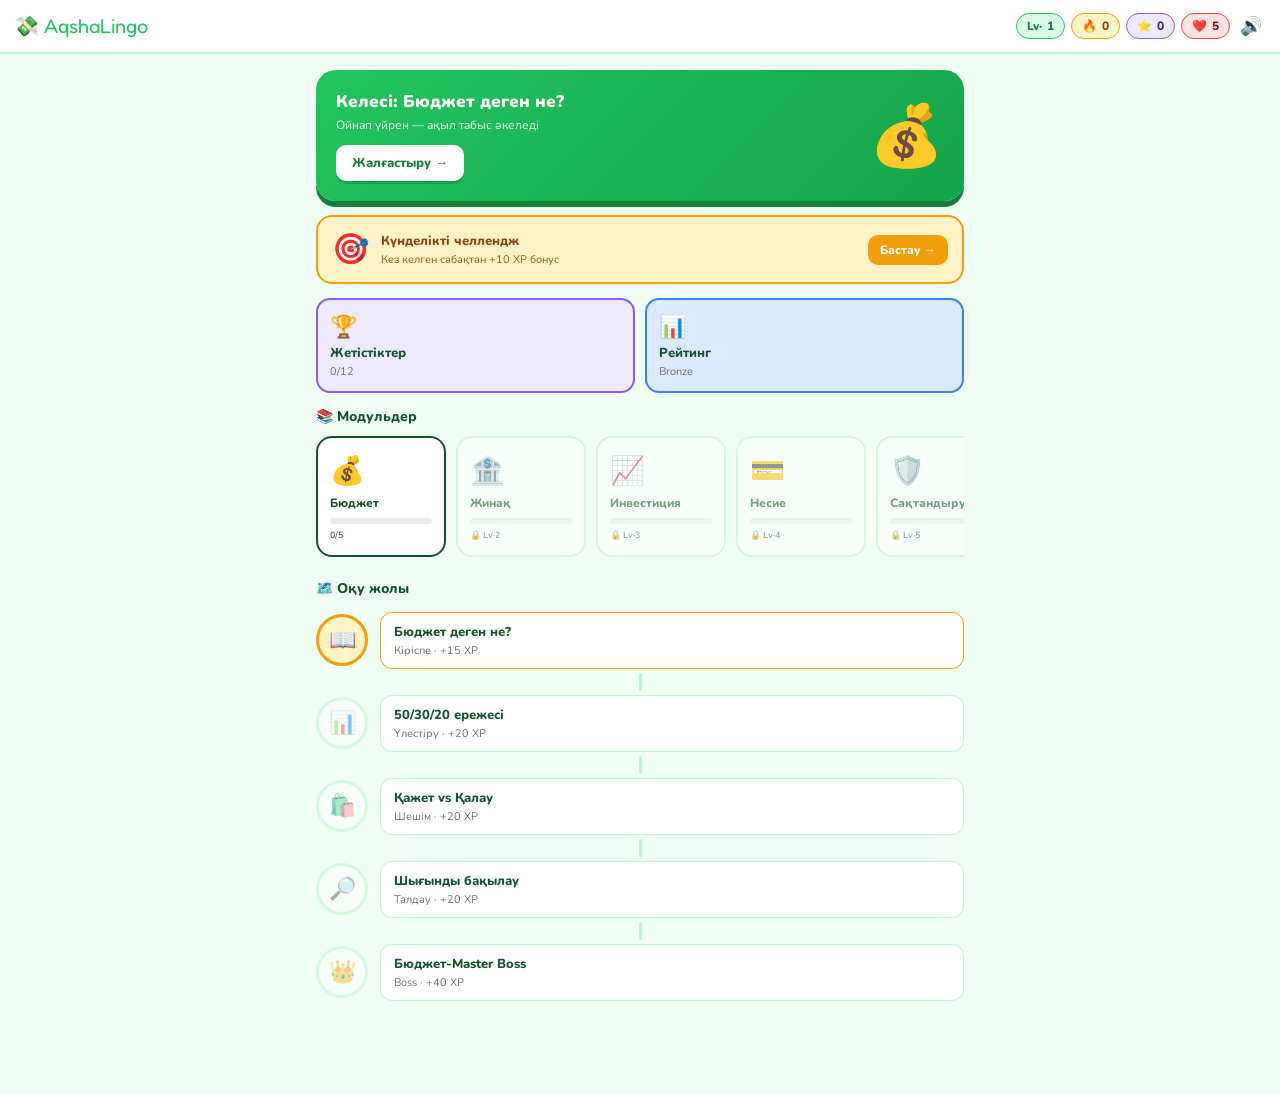
<file: index.html>
<!doctype html>
<html lang="kk">
<head>
<meta charset="utf-8" />
<meta name="viewport" content="width=device-width,initial-scale=1,viewport-fit=cover" />
<title>AqshaLingo — Қаржылық сауаттылық ойыны</title>
<meta name="description" content="AqshaLingo — Duolingo-style ойын арқылы қаржылық сауаттылықты үйрен. Бюджет, жинақ, инвестиция, несие, сақтандыру." />
<link rel="preconnect" href="https://fonts.googleapis.com">
<link rel="preconnect" href="https://fonts.gstatic.com" crossorigin>
<link href="https://fonts.googleapis.com/css2?family=Nunito:wght@400;700;800;900&family=Fredoka+One&display=swap" rel="stylesheet">
<link rel="stylesheet" href="styles.css" />
</head>
<body>

<nav class="nav">
  <div class="logo" data-act="home">💸 AqshaLingo</div>
  <div class="nav-pills">
    <div class="pill pill-lvl" data-act="profile" title="Деңгей"><span id="lvlNum">1</span></div>
    <div class="pill pill-s" title="Streak">🔥 <span id="sNum">0</span></div>
    <div class="pill pill-x" title="XP">⭐ <span id="xpNum">0</span></div>
    <div class="pill pill-h" data-act="shop" title="Hearts">❤️ <span id="hpNum">5</span></div>
    <button class="icon-btn" data-act="sound" id="soundBtn" title="Дыбыс">🔊</button>
  </div>
</nav>

<!-- HOME -->
<div class="screen active" id="homeScreen">
  <div class="hero">
    <div class="hero-left">
      <div class="hero-t" id="heroT">Сәлем! Бүгін үйренеміз 🚀</div>
      <div class="hero-s">Ойнап үйрен — ақыл табыс әкеледі</div>
      <button class="hero-btn" data-act="continue">Жалғастыру →</button>
    </div>
    <div class="hero-em">💰</div>
  </div>

  <div class="daily" data-act="daily">
    <div class="daily-icon">🎯</div>
    <div>
      <div class="daily-title">Күнделікті челлендж</div>
      <div class="daily-sub" id="dailySub">Бүгінгі тапсырманы орында!</div>
    </div>
    <button class="daily-btn">Бастау →</button>
  </div>

  <div class="row-2">
    <button class="quick-card qc-pu" data-act="achievements">
      <span class="qc-em">🏆</span><span class="qc-t">Жетістіктер</span>
      <span class="qc-s" id="achCount">0/12</span>
    </button>
    <button class="quick-card qc-bl" data-act="leaderboard">
      <span class="qc-em">📊</span><span class="qc-t">Рейтинг</span>
      <span class="qc-s" id="rankInfo">Bronze</span>
    </button>
  </div>

  <div class="sec-t">📚 Модульдер</div>
  <div class="mod-scroll" id="modScroll"></div>

  <div class="sec-t">🗺️ Оқу жолы</div>
  <div class="path-wrap" id="pathWrap"></div>
</div>

<!-- MODULE -->
<div class="screen" id="moduleScreen">
  <div class="mhd">
    <button class="back" data-act="home">←</button>
    <div class="mhd-info">
      <div class="mhd-t" id="mdTitle"></div>
      <div class="mhd-s" id="mdSub"></div>
    </div>
  </div>
  <div class="les-grid" id="lessonGrid"></div>
</div>

<!-- LESSON -->
<div class="screen" id="lessonScreen">
  <div class="les-hd">
    <button class="back" data-act="module">←</button>
    <div class="lp-bar"><div class="lp-fill" id="lpFill"></div></div>
    <div class="lxp"><span id="lhpView">❤️5</span></div>
    <div class="lxp" id="lxpBadge">+0 XP</div>
  </div>
  <div id="lessonContent"></div>
  <div class="feedback" id="feedback"></div>
  <button class="cont-btn" id="checkBtn">Тексеру</button>
</div>

<!-- WIN -->
<div class="screen" id="winScreen">
  <div class="win-wrap">
    <span class="win-em" id="winEm">🏆</span>
    <div class="win-t" id="winT">Керемет!</div>
    <div class="win-s" id="winS">Сабақты сәтті аяқтадың!</div>
    <div class="stars-row" id="starsRow"></div>
    <div class="xp-big">⭐ +<span id="winXP">0</span> XP</div>
    <div class="combo-line"><span id="comboInfo"></span></div>
    <div class="tip-box"><span style="font-size:18px">💡</span><span id="winTip"></span></div>
    <button class="cont-btn" data-act="module">Сабақтарға оралу →</button>
    <button class="cont-btn ghost" data-act="home">Басты бет</button>
  </div>
</div>

<!-- PROFILE -->
<div class="screen" id="profileScreen">
  <div class="mhd">
    <button class="back" data-act="home">←</button>
    <div class="mhd-info"><div class="mhd-t">Профиль</div><div class="mhd-s">Сенің прогресің</div></div>
  </div>
  <div class="prof-card">
    <div class="prof-avatar" id="profAvatar">🦉</div>
    <div class="prof-info">
      <div class="prof-name">Aqsha Student</div>
      <div class="prof-lvl">Деңгей <span id="profLvl">1</span> · <span id="profRank">Bronze</span></div>
      <div class="prof-bar"><div class="prof-fill" id="profFill"></div></div>
      <div class="prof-xp"><span id="profXP">0</span> / <span id="profXPNext">100</span> XP</div>
    </div>
  </div>
  <div class="stat-grid">
    <div class="stat-card"><div class="stat-em">🔥</div><div class="stat-v" id="stStreak">0</div><div class="stat-l">Streak</div></div>
    <div class="stat-card"><div class="stat-em">⭐</div><div class="stat-v" id="stXP">0</div><div class="stat-l">Total XP</div></div>
    <div class="stat-card"><div class="stat-em">🎓</div><div class="stat-v" id="stLessons">0</div><div class="stat-l">Сабақ</div></div>
    <div class="stat-card"><div class="stat-em">🏆</div><div class="stat-v" id="stAch">0</div><div class="stat-l">Жетістік</div></div>
  </div>
  <div class="sec-t">Аватар таңда</div>
  <div class="avatar-row" id="avatarRow"></div>
  <div class="sec-t">Параметрлер</div>
  <div class="settings-list">
    <label class="setting-row"><span>🌙 Қара режим</span><input type="checkbox" id="darkToggle"></label>
    <label class="setting-row"><span>🔊 Дыбыс</span><input type="checkbox" id="soundToggle" checked></label>
    <button class="setting-row danger" data-act="reset">🗑️ Прогресті өшіру</button>
  </div>
</div>

<!-- SHOP -->
<div class="screen" id="shopScreen">
  <div class="mhd">
    <button class="back" data-act="home">←</button>
    <div class="mhd-info"><div class="mhd-t">Дүкен</div><div class="mhd-s">XP-ға айырбаста</div></div>
  </div>
  <div class="shop-coin">⭐ <span id="shopXP">0</span> XP</div>
  <div class="shop-grid" id="shopGrid"></div>
</div>

<!-- ACHIEVEMENTS -->
<div class="screen" id="achScreen">
  <div class="mhd">
    <button class="back" data-act="home">←</button>
    <div class="mhd-info"><div class="mhd-t">Жетістіктер</div><div class="mhd-s">Барлық белгілер</div></div>
  </div>
  <div class="ach-grid" id="achGrid"></div>
</div>

<!-- LEADERBOARD -->
<div class="screen" id="lbScreen">
  <div class="mhd">
    <button class="back" data-act="home">←</button>
    <div class="mhd-info"><div class="mhd-t">Апта рейтингі</div><div class="mhd-s">Үздіктер арасында бол</div></div>
  </div>
  <div class="lb-list" id="lbList"></div>
</div>

<!-- modal -->
<div class="modal-bg" id="modalBg"><div class="modal" id="modal"></div></div>
<div class="toast-wrap" id="toastWrap"></div>
<canvas id="confettiCanvas"></canvas>

<script src="js/audio.js"></script>
<script src="js/state.js"></script>
<script src="js/ui.js"></script>
<script src="js/games.js"></script>
<script src="js/data.js"></script>
<script src="js/app.js"></script>
</body>
</html>
</file>
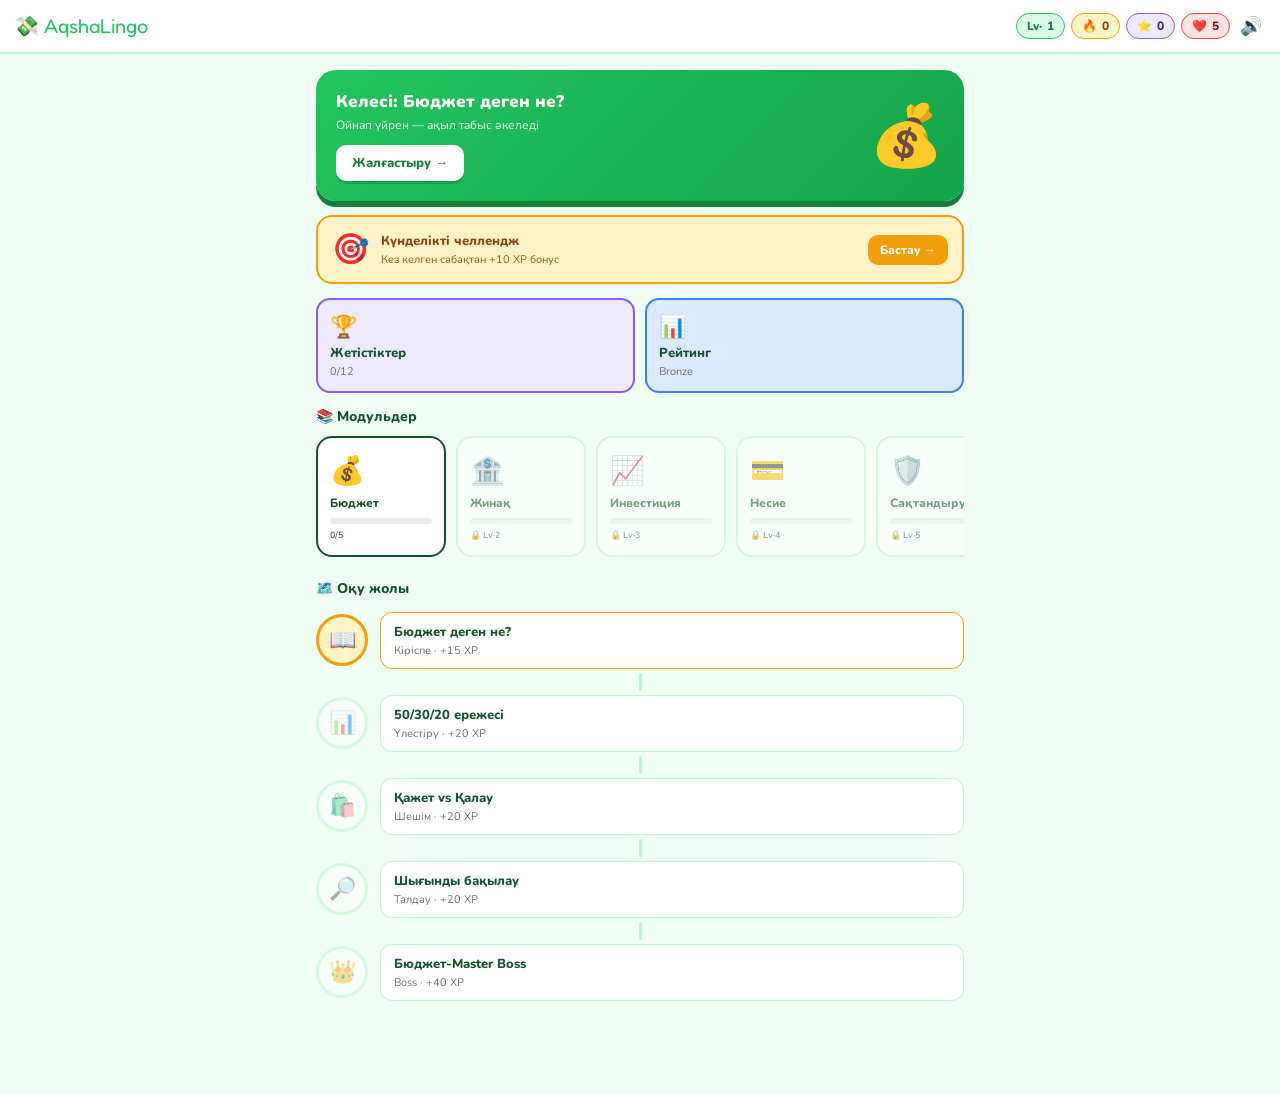
<file: public/game/index.html>
<!doctype html>
<html lang="kk">
<head>
<meta charset="utf-8" />
<meta name="viewport" content="width=device-width,initial-scale=1,viewport-fit=cover" />
<title>AqshaLingo — Қаржылық сауаттылық ойыны</title>
<meta name="description" content="AqshaLingo — Duolingo-style ойын арқылы қаржылық сауаттылықты үйрен. Бюджет, жинақ, инвестиция, несие, сақтандыру." />
<link rel="preconnect" href="https://fonts.googleapis.com">
<link rel="preconnect" href="https://fonts.gstatic.com" crossorigin>
<link href="https://fonts.googleapis.com/css2?family=Nunito:wght@400;700;800;900&family=Fredoka+One&display=swap" rel="stylesheet">
<link rel="stylesheet" href="styles.css" />
</head>
<body>

<nav class="nav">
  <div class="logo" data-act="home">💸 AqshaLingo</div>
  <div class="nav-pills">
    <div class="pill pill-lvl" data-act="profile" title="Деңгей"><span id="lvlNum">1</span></div>
    <div class="pill pill-s" title="Streak">🔥 <span id="sNum">0</span></div>
    <div class="pill pill-x" title="XP">⭐ <span id="xpNum">0</span></div>
    <div class="pill pill-h" data-act="shop" title="Hearts">❤️ <span id="hpNum">5</span></div>
    <button class="icon-btn" data-act="sound" id="soundBtn" title="Дыбыс">🔊</button>
  </div>
</nav>

<!-- HOME -->
<div class="screen active" id="homeScreen">
  <div class="hero">
    <div class="hero-left">
      <div class="hero-t" id="heroT">Сәлем! Бүгін үйренеміз 🚀</div>
      <div class="hero-s">Ойнап үйрен — ақыл табыс әкеледі</div>
      <button class="hero-btn" data-act="continue">Жалғастыру →</button>
    </div>
    <div class="hero-em">💰</div>
  </div>

  <div class="daily" data-act="daily">
    <div class="daily-icon">🎯</div>
    <div>
      <div class="daily-title">Күнделікті челлендж</div>
      <div class="daily-sub" id="dailySub">Бүгінгі тапсырманы орында!</div>
    </div>
    <button class="daily-btn">Бастау →</button>
  </div>

  <div class="row-2">
    <button class="quick-card qc-pu" data-act="achievements">
      <span class="qc-em">🏆</span><span class="qc-t">Жетістіктер</span>
      <span class="qc-s" id="achCount">0/12</span>
    </button>
    <button class="quick-card qc-bl" data-act="leaderboard">
      <span class="qc-em">📊</span><span class="qc-t">Рейтинг</span>
      <span class="qc-s" id="rankInfo">Bronze</span>
    </button>
  </div>

  <div class="sec-t">📚 Модульдер</div>
  <div class="mod-scroll" id="modScroll"></div>

  <div class="sec-t">🗺️ Оқу жолы</div>
  <div class="path-wrap" id="pathWrap"></div>
</div>

<!-- MODULE -->
<div class="screen" id="moduleScreen">
  <div class="mhd">
    <button class="back" data-act="back">←</button>
    <div class="mhd-info">
      <div class="mhd-t" id="mdTitle"></div>
      <div class="mhd-s" id="mdSub"></div>
    </div>
  </div>
  <div class="les-grid" id="lessonGrid"></div>
</div>

<!-- LESSON -->
<div class="screen" id="lessonScreen">
  <div class="les-hd">
    <button class="back" data-act="module">←</button>
    <div class="lp-bar"><div class="lp-fill" id="lpFill"></div></div>
    <div class="lxp"><span id="lhpView">❤️5</span></div>
    <div class="lxp" id="lxpBadge">+0 XP</div>
  </div>
  <div id="lessonContent"></div>
  <div class="feedback" id="feedback"></div>
  <button class="cont-btn" id="checkBtn">Тексеру</button>
</div>

<!-- WIN -->
<div class="screen" id="winScreen">
  <div class="win-wrap">
    <span class="win-em" id="winEm">🏆</span>
    <div class="win-t" id="winT">Керемет!</div>
    <div class="win-s" id="winS">Сабақты сәтті аяқтадың!</div>
    <div class="stars-row" id="starsRow"></div>
    <div class="xp-big">⭐ +<span id="winXP">0</span> XP</div>
    <div class="combo-line"><span id="comboInfo"></span></div>
    <div class="tip-box"><span style="font-size:18px">💡</span><span id="winTip"></span></div>
    <button class="cont-btn" data-act="module">Сабақтарға оралу →</button>
    <button class="cont-btn ghost" data-act="home">Басты бет</button>
  </div>
</div>

<!-- PROFILE -->
<div class="screen" id="profileScreen">
  <div class="mhd">
    <button class="back" data-act="back">←</button>
    <div class="mhd-info"><div class="mhd-t">Профиль</div><div class="mhd-s">Сенің прогресің</div></div>
  </div>
  <div class="prof-card">
    <div class="prof-avatar" id="profAvatar">🦉</div>
    <div class="prof-info">
      <div class="prof-name">Aqsha Student</div>
      <div class="prof-lvl">Деңгей <span id="profLvl">1</span> · <span id="profRank">Bronze</span></div>
      <div class="prof-bar"><div class="prof-fill" id="profFill"></div></div>
      <div class="prof-xp"><span id="profXP">0</span> / <span id="profXPNext">100</span> XP</div>
    </div>
  </div>
  <div class="stat-grid">
    <div class="stat-card"><div class="stat-em">🔥</div><div class="stat-v" id="stStreak">0</div><div class="stat-l">Streak</div></div>
    <div class="stat-card"><div class="stat-em">⭐</div><div class="stat-v" id="stXP">0</div><div class="stat-l">Total XP</div></div>
    <div class="stat-card"><div class="stat-em">🎓</div><div class="stat-v" id="stLessons">0</div><div class="stat-l">Сабақ</div></div>
    <div class="stat-card"><div class="stat-em">🏆</div><div class="stat-v" id="stAch">0</div><div class="stat-l">Жетістік</div></div>
  </div>
  <div class="sec-t">Аватар таңда</div>
  <div class="avatar-row" id="avatarRow"></div>
  <div class="sec-t">Параметрлер</div>
  <div class="settings-list">
    <label class="setting-row"><span>🌙 Қара режим</span><input type="checkbox" id="darkToggle"></label>
    <label class="setting-row"><span>🔊 Дыбыс</span><input type="checkbox" id="soundToggle" checked></label>
    <button class="setting-row danger" data-act="reset">🗑️ Прогресті өшіру</button>
  </div>
</div>

<!-- SHOP -->
<div class="screen" id="shopScreen">
  <div class="mhd">
    <button class="back" data-act="back">←</button>
    <div class="mhd-info"><div class="mhd-t">Дүкен</div><div class="mhd-s">XP-ға айырбаста</div></div>
  </div>
  <div class="shop-coin">⭐ <span id="shopXP">0</span> XP</div>
  <div class="shop-grid" id="shopGrid"></div>
</div>

<!-- ACHIEVEMENTS -->
<div class="screen" id="achScreen">
  <div class="mhd">
    <button class="back" data-act="back">←</button>
    <div class="mhd-info"><div class="mhd-t">Жетістіктер</div><div class="mhd-s">Барлық белгілер</div></div>
  </div>
  <div class="ach-grid" id="achGrid"></div>
</div>

<!-- LEADERBOARD -->
<div class="screen" id="lbScreen">
  <div class="mhd">
    <button class="back" data-act="back">←</button>
    <div class="mhd-info"><div class="mhd-t">Апта рейтингі</div><div class="mhd-s">Үздіктер арасында бол</div></div>
  </div>
  <div class="lb-list" id="lbList"></div>
</div>

<!-- modal -->
<div class="modal-bg" id="modalBg"><div class="modal" id="modal"></div></div>
<div class="toast-wrap" id="toastWrap"></div>
<canvas id="confettiCanvas"></canvas>

<script src="js/audio.js"></script>
<script src="js/state.js"></script>
<script src="js/ui.js"></script>
<script src="js/games.js"></script>
<script src="js/data.js"></script>
<script src="js/app.js"></script>
</body>
</html>
</file>
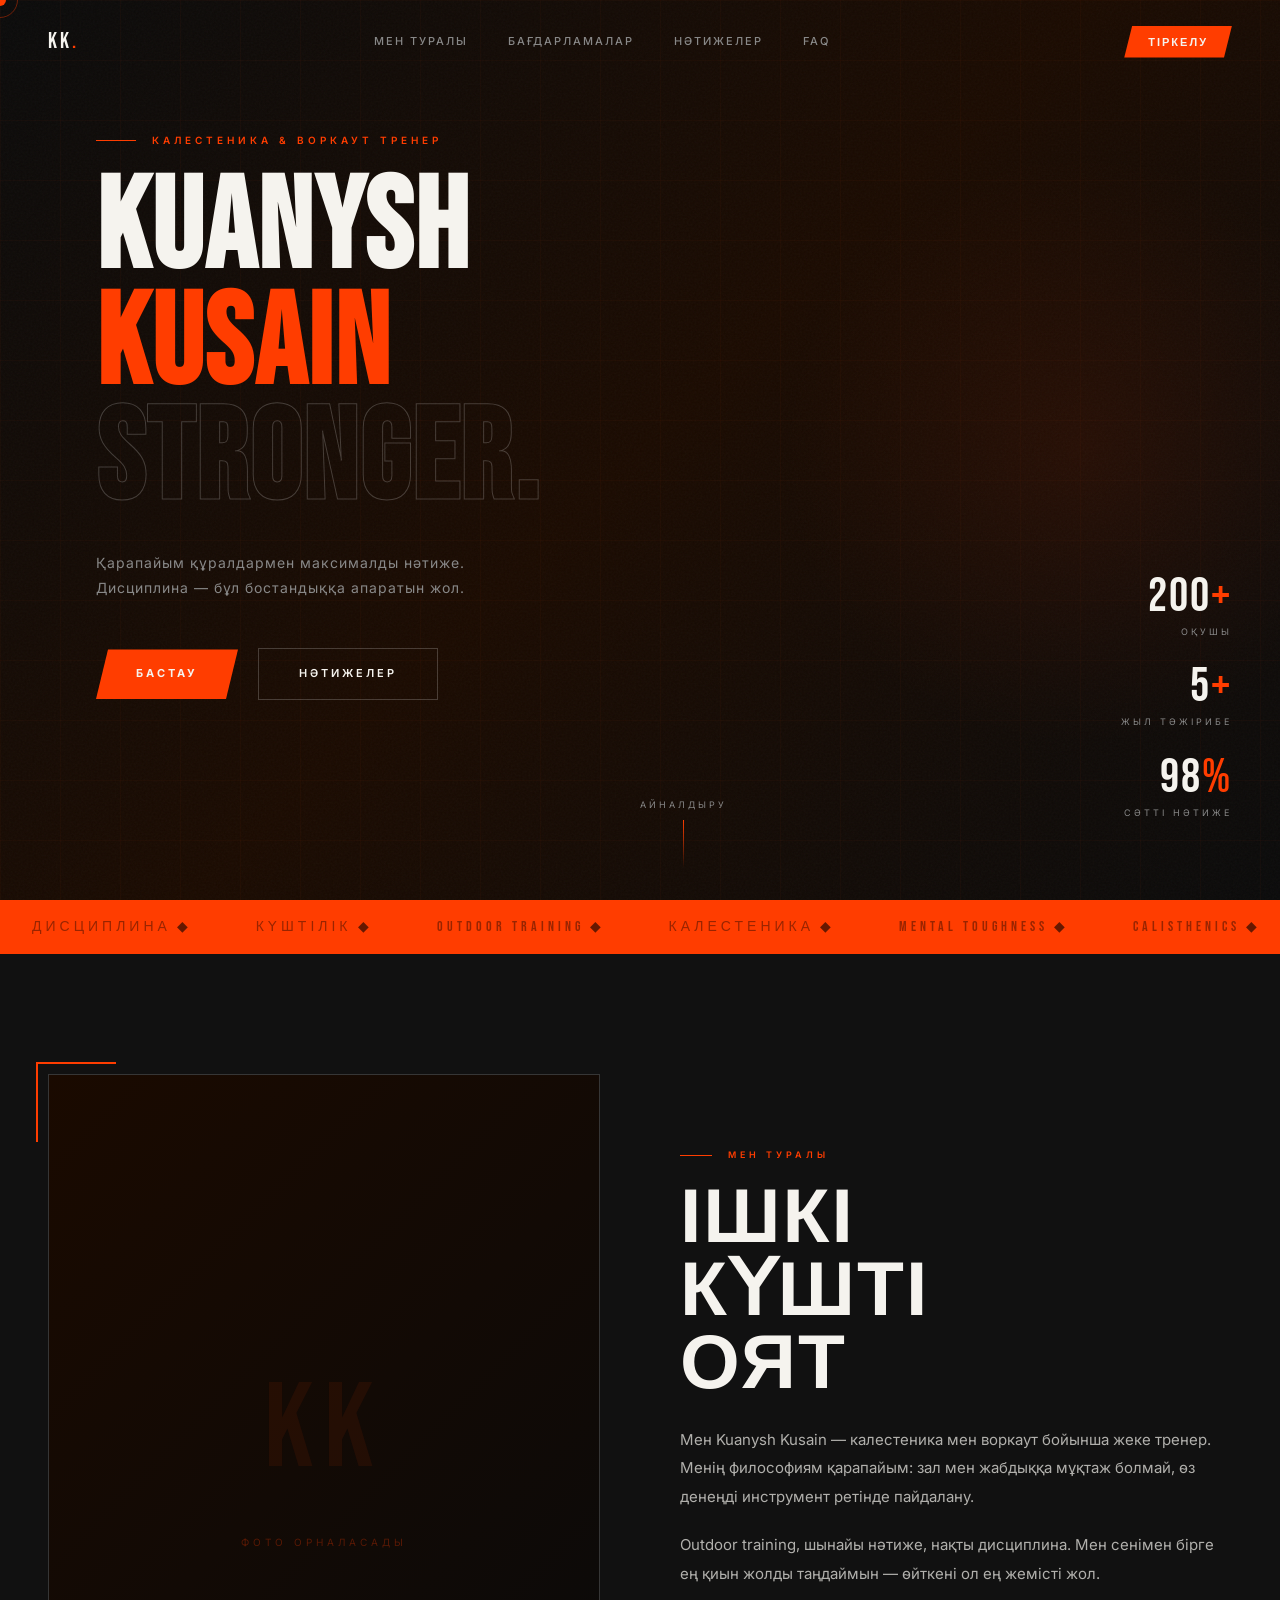
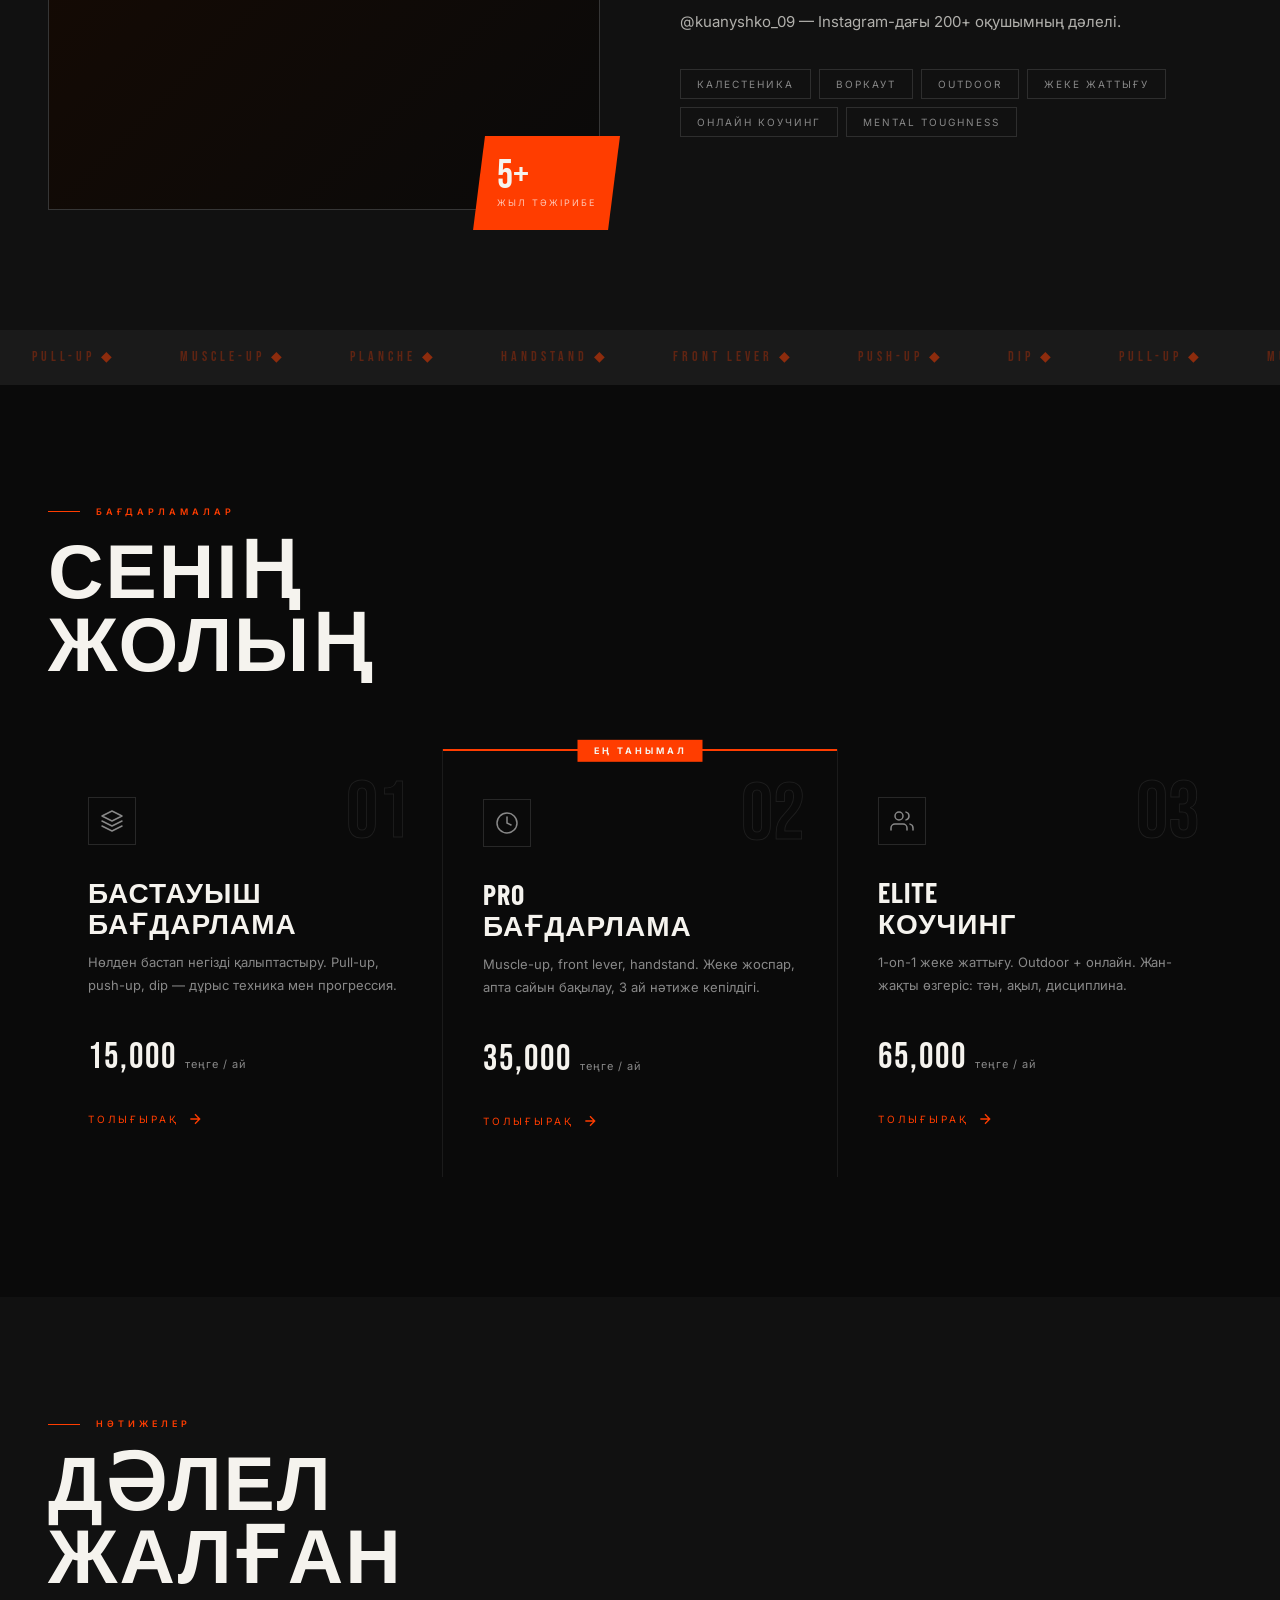
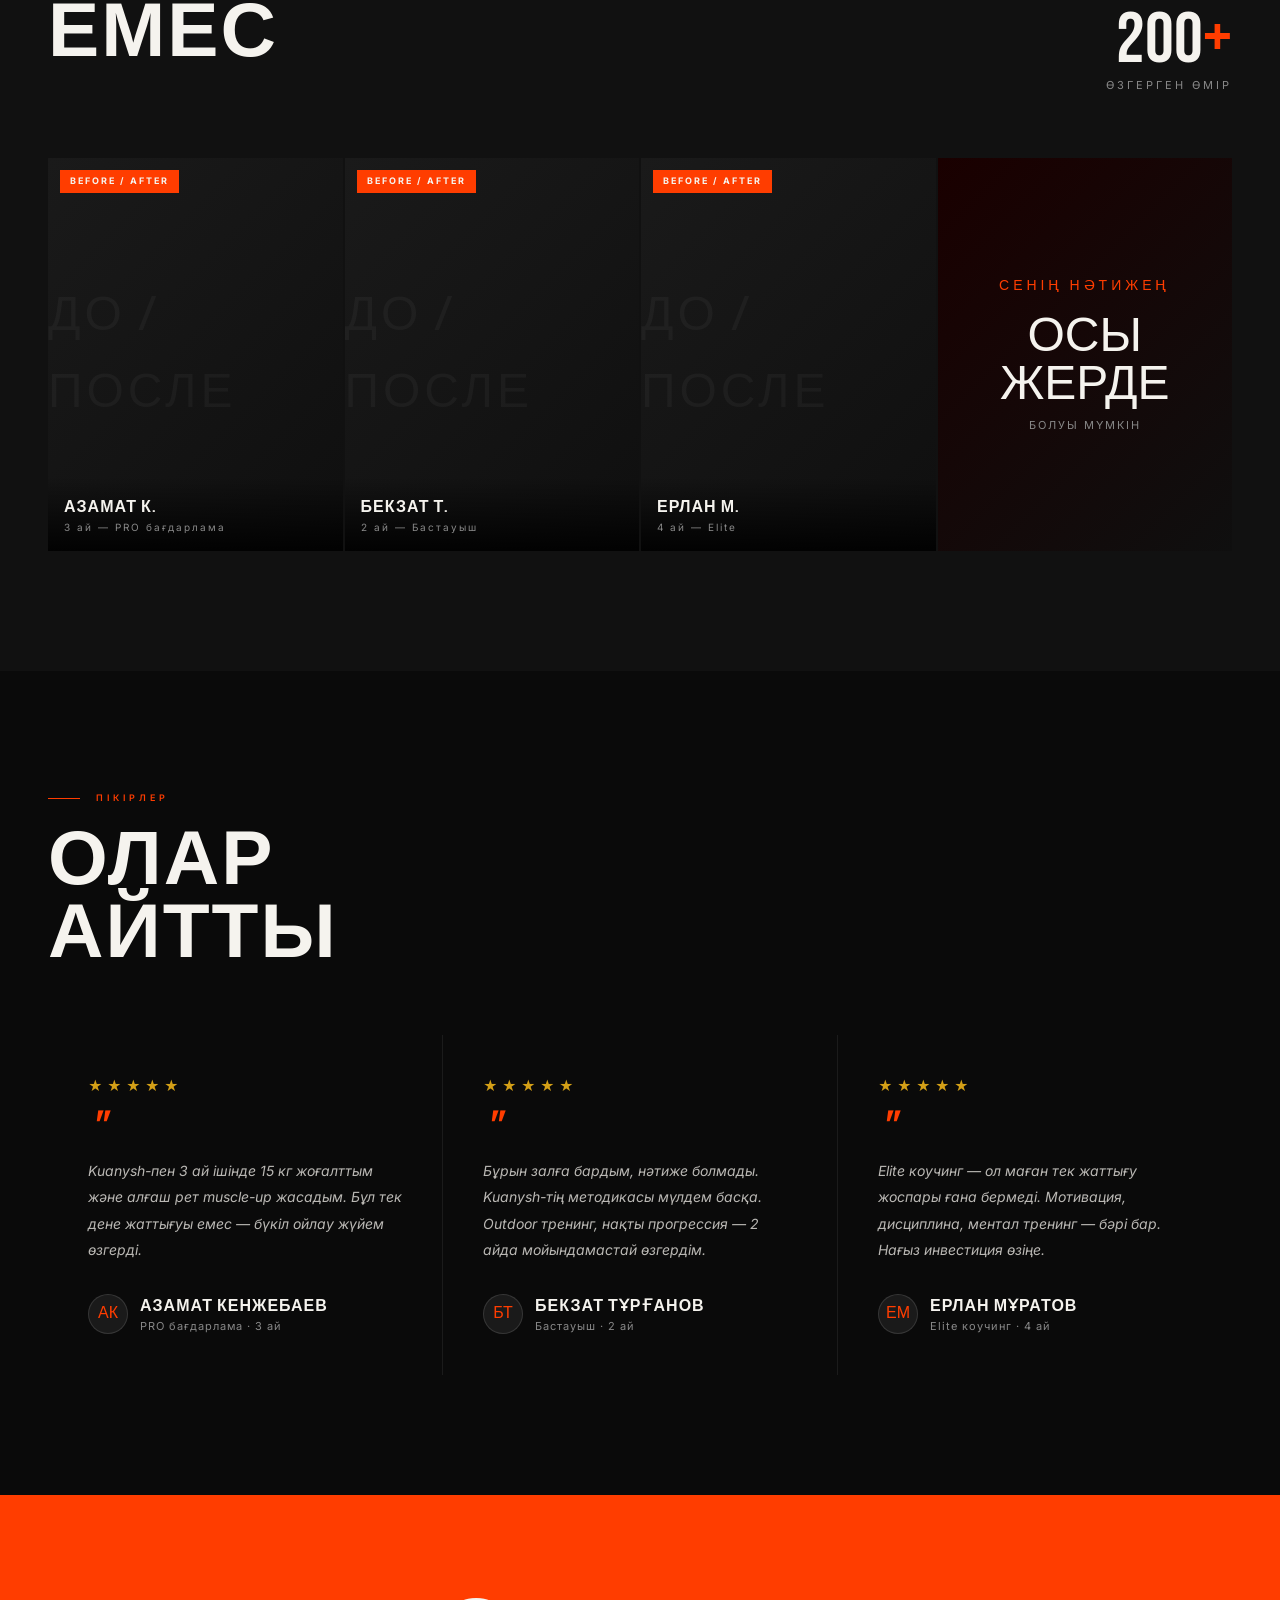
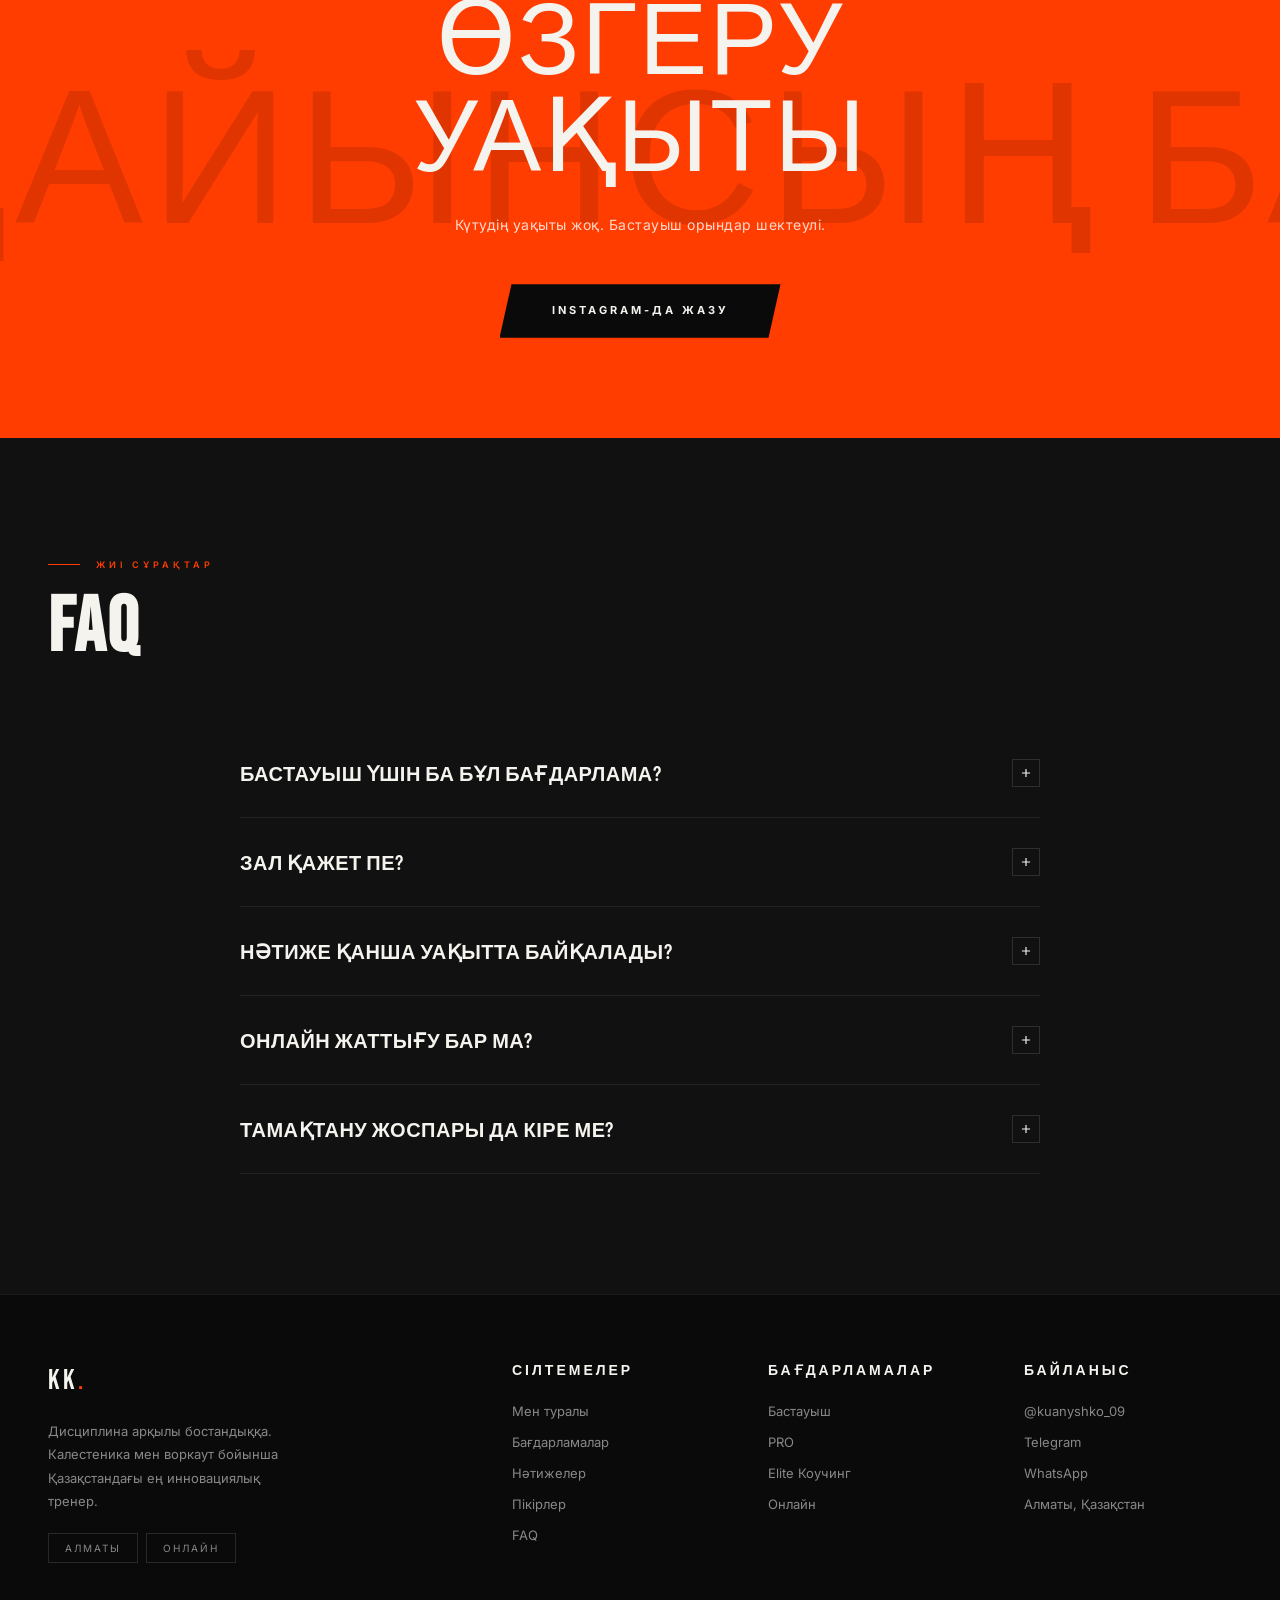
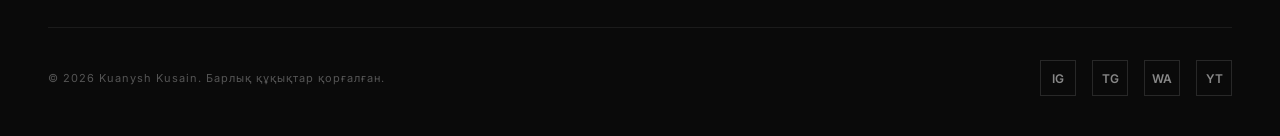
<file: kuanysh_kusain_fixed.html>
<!DOCTYPE html>
<html lang="kk">
<head>
<meta charset="UTF-8">
<meta name="viewport" content="width=device-width, initial-scale=1.0">
<title>Kuanysh Kusain — Calisthenics Coach</title>
<link href="https://fonts.googleapis.com/css2?family=Inter:wght@300;400;500;600&family=Bebas+Neue&family=Barlow+Condensed:wght@300;400;600;700;900&display=swap" rel="stylesheet">
<style>
*,*::before,*::after{box-sizing:border-box;margin:0;padding:0}
:root{
--black:#0A0A0A;
--black2:#111111;
--black3:#1a1a1a;
--red:#FF3D00;
--gold:#D4A017;
--teal:#00C4B4;
--white:#F5F3EE;
--gray:#888888;
--gray2:#555555;
--border:rgba(255,255,255,0.07);
--border2:rgba(255,255,255,0.12);
}
html{scroll-behavior:smooth;overflow-x:hidden}
body{background:var(--black);color:var(--white);font-family:'Inter',sans-serif;font-size:16px;line-height:1.6;overflow-x:hidden;cursor:none}

/* CUSTOM CURSOR */
.cursor{position:fixed;width:12px;height:12px;background:var(--red);border-radius:50%;pointer-events:none;z-index:9999;transform:translate(-50%,-50%);transition:transform 0.1s,width 0.3s,height 0.3s,background 0.3s;mix-blend-mode:normal}
.cursor-follower{position:fixed;width:36px;height:36px;border:1px solid rgba(255,61,0,0.4);border-radius:50%;pointer-events:none;z-index:9998;transform:translate(-50%,-50%);transition:all 0.15s ease}
.cursor.hover{width:20px;height:20px;background:var(--gold)}
.cursor-follower.hover{width:52px;height:52px;border-color:rgba(212,160,23,0.6)}

/* SCROLLBAR */
::-webkit-scrollbar{width:2px}
::-webkit-scrollbar-track{background:var(--black)}
::-webkit-scrollbar-thumb{background:var(--red)}

/* HEADER */
header{position:fixed;top:0;left:0;right:0;z-index:1000;padding:24px 48px;display:flex;justify-content:space-between;align-items:center;transition:all 0.5s ease;background:transparent}
header.scrolled{background:rgba(10,10,10,0.95);backdrop-filter:blur(20px);padding:16px 48px;border-bottom:1px solid var(--border)}
.logo{font-family:'Bebas Neue',sans-serif;font-size:22px;letter-spacing:3px;color:var(--white);text-decoration:none}
.logo span{color:var(--red)}
nav{display:flex;gap:40px;align-items:center}
nav a{font-size:11px;letter-spacing:2px;text-transform:uppercase;color:var(--gray);text-decoration:none;transition:color 0.3s;font-weight:500}
nav a:hover{color:var(--white)}
.cta-btn{background:var(--red);color:var(--white);padding:10px 24px;font-size:11px;letter-spacing:2px;text-transform:uppercase;font-weight:600;border:none;cursor:none;transition:all 0.3s;clip-path:polygon(8px 0%,100% 0%,calc(100% - 8px) 100%,0% 100%)}
.cta-btn:hover{background:var(--gold);transform:translateY(-1px)}

/* HERO */
.hero{position:relative;height:100vh;display:flex;align-items:flex-end;overflow:hidden;min-height:700px}
.hero-bg{position:absolute;inset:0;background:linear-gradient(135deg,#0A0A0A 0%,#1a0a00 50%,#0A0A0A 100%);z-index:0}
.hero-grid{position:absolute;inset:0;background-image:linear-gradient(rgba(255,61,0,0.03) 1px,transparent 1px),linear-gradient(90deg,rgba(255,61,0,0.03) 1px,transparent 1px);background-size:60px 60px;z-index:1}
.hero-noise{position:absolute;inset:0;opacity:0.04;background-image:url("data:image/svg+xml,%3Csvg viewBox='0 0 512 512' xmlns='http://www.w3.org/2000/svg'%3E%3Cfilter id='n'%3E%3CfeTurbulence type='fractalNoise' baseFrequency='0.9' numOctaves='4'/%3E%3C/filter%3E%3Crect width='100%25' height='100%25' filter='url(%23n)'/%3E%3C/svg%3E");z-index:2}
.hero-accent{position:absolute;right:-100px;top:50%;transform:translateY(-50%);width:600px;height:600px;border-radius:50%;background:radial-gradient(circle,rgba(255,61,0,0.08) 0%,transparent 70%);z-index:1}
.hero-content{position:relative;z-index:10;padding:0 48px 80px;width:100%;max-width:900px}
.hero-eyebrow{display:flex;align-items:center;gap:16px;margin-bottom:24px;animation:fadeUp 1s ease 0.2s both}
.hero-eyebrow span{font-size:10px;letter-spacing:4px;text-transform:uppercase;color:var(--red);font-weight:600}
.hero-eyebrow::before{content:'';width:40px;height:1px;background:var(--red)}
.hero-title{font-family:'Bebas Neue',sans-serif;font-size:clamp(72px,10vw,140px);line-height:0.9;letter-spacing:2px;margin-bottom:32px;animation:fadeUp 1s ease 0.4s both}
.hero-title .line2{color:var(--red);display:block}
.hero-title .outline{-webkit-text-stroke:1px rgba(255,255,255,0.2);color:transparent;display:block}
.hero-sub{font-size:14px;letter-spacing:1px;color:var(--gray);max-width:400px;line-height:1.8;margin-bottom:48px;animation:fadeUp 1s ease 0.6s both}
.hero-actions{display:flex;gap:20px;align-items:center;animation:fadeUp 1s ease 0.8s both}
.btn-primary{background:var(--red);color:var(--white);padding:16px 40px;font-size:11px;letter-spacing:3px;text-transform:uppercase;font-weight:700;border:none;cursor:none;transition:all 0.4s;clip-path:polygon(12px 0%,100% 0%,calc(100% - 12px) 100%,0% 100%);display:inline-block;text-decoration:none}
.btn-primary:hover{background:var(--gold);transform:translateY(-2px)}
.btn-ghost{color:var(--white);padding:16px 40px;font-size:11px;letter-spacing:3px;text-transform:uppercase;font-weight:600;border:1px solid rgba(255,255,255,0.2);cursor:none;transition:all 0.4s;background:transparent;text-decoration:none;display:inline-block}
.btn-ghost:hover{border-color:var(--red);color:var(--red)}
.hero-stats{position:absolute;right:48px;bottom:80px;z-index:10;display:flex;flex-direction:column;gap:24px;animation:fadeLeft 1s ease 1s both}
.stat{text-align:right}
.stat-num{font-family:'Bebas Neue',sans-serif;font-size:48px;line-height:1;color:var(--white);letter-spacing:2px}
.stat-num span{color:var(--red)}
.stat-label{font-size:9px;letter-spacing:3px;text-transform:uppercase;color:var(--gray);margin-top:4px}
.hero-scroll{position:absolute;bottom:32px;left:50%;transform:translateX(-50%);z-index:10;display:flex;flex-direction:column;align-items:center;gap:8px;animation:fadeUp 1s ease 1.2s both}
.hero-scroll span{font-size:9px;letter-spacing:3px;text-transform:uppercase;color:var(--gray)}
.scroll-line{width:1px;height:48px;background:linear-gradient(to bottom,var(--red),transparent);animation:scrollPulse 2s ease infinite}

/* SECTIONS */
section{padding:120px 48px}
.section-label{display:flex;align-items:center;gap:16px;margin-bottom:20px}
.section-label span{font-size:9px;letter-spacing:4px;text-transform:uppercase;color:var(--red);font-weight:600}
.section-label::before{content:'';width:32px;height:1px;background:var(--red)}
.section-title{font-family:'Bebas Neue',sans-serif;font-size:clamp(48px,6vw,88px);line-height:0.95;letter-spacing:2px;margin-bottom:24px}
.section-sub{font-size:14px;color:var(--gray);line-height:1.8;max-width:520px}

/* ABOUT */
.about{background:var(--black2)}
.about-inner{display:grid;grid-template-columns:1fr 1fr;gap:80px;align-items:center;max-width:1200px;margin:0 auto}
.about-visual{position:relative}
.about-img-frame{width:100%;aspect-ratio:3/4;background:var(--black3);border:1px solid var(--border2);position:relative;overflow:hidden}
.about-img-placeholder{width:100%;height:100%;background:linear-gradient(135deg,#1a0a00,#0a0a0a);display:flex;align-items:center;justify-content:center}
.about-img-placeholder .figure{font-family:'Bebas Neue',sans-serif;font-size:120px;color:rgba(255,61,0,0.08);letter-spacing:10px}
.about-badge{position:absolute;bottom:-20px;right:-20px;background:var(--red);padding:20px 24px;clip-path:polygon(12px 0%,100% 0%,calc(100% - 12px) 100%,0% 100%)}
.about-badge .num{font-family:'Bebas Neue',sans-serif;font-size:40px;line-height:1;color:var(--white)}
.about-badge .txt{font-size:9px;letter-spacing:2px;text-transform:uppercase;color:rgba(255,255,255,0.7)}
.about-corner{position:absolute;top:-12px;left:-12px;width:80px;height:80px;border-left:2px solid var(--red);border-top:2px solid var(--red)}
.about-text{padding:40px 0}
.about-text p{font-size:15px;color:rgba(245,243,238,0.7);line-height:1.9;margin-bottom:20px}
.about-tags{display:flex;flex-wrap:wrap;gap:8px;margin-top:32px}
.tag{padding:6px 16px;border:1px solid var(--border2);font-size:10px;letter-spacing:2px;text-transform:uppercase;color:var(--gray);transition:all 0.3s}
.tag:hover{border-color:var(--red);color:var(--red)}

/* PROGRAMS */
.programs{background:var(--black)}
.programs-grid{display:grid;grid-template-columns:repeat(3,1fr);gap:1px;background:var(--border);margin-top:64px;max-width:1200px;margin-left:auto;margin-right:auto}
.program-card{background:var(--black);padding:48px 40px;position:relative;transition:all 0.5s;cursor:none}
.program-card::before{content:'';position:absolute;inset:0;background:linear-gradient(135deg,rgba(255,61,0,0.05),transparent);opacity:0;transition:opacity 0.5s;pointer-events:none}
.program-card:hover::before{opacity:1}
.program-card:hover{background:var(--black3)}
.program-card:hover .program-num{color:var(--red);-webkit-text-stroke-color:var(--red)}
.program-num{font-family:'Bebas Neue',sans-serif;font-size:80px;line-height:1;-webkit-text-stroke:1px rgba(255,255,255,0.08);color:transparent;position:absolute;top:24px;right:32px;transition:all 0.5s}
.program-icon{width:48px;height:48px;border:1px solid var(--border2);display:flex;align-items:center;justify-content:center;margin-bottom:32px;transition:all 0.5s}
.program-card:hover .program-icon{border-color:var(--red)}
.program-icon svg{width:24px;height:24px;stroke:var(--gray)}
.program-card:hover .program-icon svg{stroke:var(--red)}
.program-title{font-family:'Barlow Condensed',sans-serif;font-size:28px;font-weight:700;letter-spacing:1px;text-transform:uppercase;margin-bottom:12px;line-height:1.1}
.program-desc{font-size:13px;color:var(--gray);line-height:1.8;margin-bottom:32px}
.program-price{font-family:'Bebas Neue',sans-serif;font-size:36px;color:var(--white);letter-spacing:2px}
.program-price span{font-family:'Inter',sans-serif;font-size:11px;color:var(--gray);letter-spacing:1px;font-weight:400}
.program-link{display:flex;align-items:center;gap:8px;font-size:10px;letter-spacing:3px;text-transform:uppercase;color:var(--red);margin-top:24px;transition:gap 0.3s;cursor:none}
.program-card:hover .program-link{gap:16px}

/* RESULTS */
.results{background:var(--black2)}
.results-header{display:flex;justify-content:space-between;align-items:flex-end;margin-bottom:64px;max-width:1200px;margin-left:auto;margin-right:auto}
.results-grid{display:grid;grid-template-columns:repeat(4,1fr);gap:2px;max-width:1200px;margin:0 auto}
.result-card{aspect-ratio:3/4;background:var(--black3);position:relative;overflow:hidden;cursor:none}
.result-inner{width:100%;height:100%;background:linear-gradient(135deg,#1a1a1a,#0f0f0f);display:flex;align-items:center;justify-content:center;position:relative}
.result-label{position:absolute;bottom:0;left:0;right:0;padding:16px;background:linear-gradient(to top,rgba(0,0,0,0.9),transparent)}
.result-name{font-family:'Barlow Condensed',sans-serif;font-size:16px;font-weight:700;letter-spacing:1px;text-transform:uppercase}
.result-period{font-size:10px;color:var(--gray);letter-spacing:2px}
.result-badge{position:absolute;top:12px;left:12px;background:var(--red);padding:4px 10px;font-size:9px;letter-spacing:2px;text-transform:uppercase;font-weight:700}
.result-placeholder{font-family:'Bebas Neue',sans-serif;font-size:48px;color:rgba(255,255,255,0.04);letter-spacing:4px}
.result-card::after{content:'';position:absolute;inset:0;border:1px solid transparent;transition:border-color 0.4s}
.result-card:hover::after{border-color:var(--red)}

/* TESTIMONIALS */
.testimonials{background:var(--black)}
.testi-grid{display:grid;grid-template-columns:repeat(3,1fr);gap:1px;background:var(--border);margin-top:64px;max-width:1200px;margin-left:auto;margin-right:auto}
.testi-card{background:var(--black);padding:40px;transition:background 0.4s;cursor:none}
.testi-card:hover{background:var(--black3)}
.testi-stars{display:flex;gap:4px;margin-bottom:20px}
.star{color:var(--gold);font-size:14px}
.testi-text{font-size:14px;color:rgba(245,243,238,0.75);line-height:1.9;margin-bottom:28px;font-style:italic}
.testi-text::before{content:'"';font-family:'Bebas Neue',sans-serif;font-size:48px;color:var(--red);line-height:0.5;display:block;margin-bottom:16px}
.testi-author{display:flex;align-items:center;gap:12px}
.author-avatar{width:40px;height:40px;border-radius:50%;background:var(--black3);border:1px solid var(--border2);display:flex;align-items:center;justify-content:center;font-family:'Bebas Neue',sans-serif;font-size:16px;color:var(--red);flex-shrink:0}
.author-name{font-family:'Barlow Condensed',sans-serif;font-size:16px;font-weight:700;letter-spacing:1px;text-transform:uppercase}
.author-info{font-size:11px;color:var(--gray);letter-spacing:1px}

/* CTA */
.cta-block{background:var(--red);padding:100px 48px;text-align:center;position:relative;overflow:hidden}
.cta-block::before{content:'ДАЙЫНСЫҢ БА';font-family:'Bebas Neue',sans-serif;font-size:clamp(80px,15vw,200px);color:rgba(0,0,0,0.12);position:absolute;top:50%;left:50%;transform:translate(-50%,-50%);white-space:nowrap;letter-spacing:8px;pointer-events:none}
.cta-title{font-family:'Bebas Neue',sans-serif;font-size:clamp(56px,8vw,110px);line-height:0.95;letter-spacing:2px;position:relative;z-index:1;margin-bottom:24px}
.cta-sub{font-size:14px;color:rgba(255,255,255,0.8);margin-bottom:48px;position:relative;z-index:1;letter-spacing:0.5px}
.btn-dark{background:var(--black);color:var(--white);padding:18px 52px;font-size:11px;letter-spacing:3px;text-transform:uppercase;font-weight:700;border:none;cursor:none;transition:all 0.4s;clip-path:polygon(12px 0%,100% 0%,calc(100% - 12px) 100%,0% 100%);display:inline-block;text-decoration:none;position:relative;z-index:1}
.btn-dark:hover{background:var(--black2);transform:translateY(-2px)}

/* FAQ */
.faq{background:var(--black2)}
.faq-list{max-width:800px;margin:64px auto 0}
.faq-item{border-bottom:1px solid var(--border)}
.faq-q{padding:28px 0;display:flex;justify-content:space-between;align-items:center;cursor:none;transition:color 0.3s}
.faq-q:hover{color:var(--red)}
.faq-q span{font-family:'Barlow Condensed',sans-serif;font-size:20px;font-weight:600;letter-spacing:0.5px;text-transform:uppercase}
.faq-icon{width:28px;height:28px;border:1px solid var(--border2);display:flex;align-items:center;justify-content:center;transition:all 0.3s;flex-shrink:0}
.faq-icon svg{transition:transform 0.3s}
.faq-item.open .faq-icon{border-color:var(--red);background:var(--red)}
.faq-item.open .faq-icon svg{transform:rotate(45deg)}
.faq-a{max-height:0;overflow:hidden;transition:max-height 0.5s ease,padding 0.3s}
.faq-item.open .faq-a{max-height:400px;padding-bottom:24px}
.faq-a p{font-size:14px;color:var(--gray);line-height:1.9}

/* FOOTER */
footer{background:var(--black);padding:64px 48px 40px;border-top:1px solid var(--border)}
.footer-inner{max-width:1200px;margin:0 auto}
.footer-top{display:grid;grid-template-columns:2fr 1fr 1fr 1fr;gap:48px;margin-bottom:64px}
.footer-brand .logo{font-size:28px;display:block;margin-bottom:16px}
.footer-brand p{font-size:13px;color:var(--gray);line-height:1.8;max-width:260px}
.footer-col h4{font-family:'Barlow Condensed',sans-serif;font-size:14px;font-weight:700;letter-spacing:3px;text-transform:uppercase;color:var(--white);margin-bottom:20px}
.footer-col a{display:block;font-size:13px;color:var(--gray);text-decoration:none;margin-bottom:10px;transition:color 0.3s}
.footer-col a:hover{color:var(--red)}
.footer-bottom{display:flex;justify-content:space-between;align-items:center;padding-top:32px;border-top:1px solid var(--border)}
.footer-bottom p{font-size:11px;color:var(--gray2);letter-spacing:1px}
.social-links{display:flex;gap:16px}
.social-link{width:36px;height:36px;border:1px solid var(--border2);display:flex;align-items:center;justify-content:center;font-size:12px;color:var(--gray);text-decoration:none;transition:all 0.3s;font-weight:600}
.social-link:hover{border-color:var(--red);color:var(--red)}

/* ANIMATIONS */
@keyframes fadeUp{from{opacity:0;transform:translateY(40px)}to{opacity:1;transform:translateY(0)}}
@keyframes fadeLeft{from{opacity:0;transform:translateX(40px)}to{opacity:1;transform:translateX(0)}}
@keyframes scrollPulse{0%,100%{opacity:0.3}50%{opacity:1}}
@keyframes slideIn{from{opacity:0;transform:translateY(30px)}to{opacity:1;transform:translateY(0)}}

.reveal{opacity:0;transform:translateY(40px);transition:opacity 0.8s ease,transform 0.8s ease}
.reveal.visible{opacity:1;transform:translateY(0)}

/* DIVIDER */
.marquee-section{background:var(--red);padding:16px 0;overflow:hidden;position:relative}
.marquee-track{display:flex;gap:0;white-space:nowrap;animation:marquee 20s linear infinite}
.marquee-item{font-family:'Bebas Neue',sans-serif;font-size:14px;letter-spacing:4px;text-transform:uppercase;color:rgba(0,0,0,0.4);padding:0 32px;flex-shrink:0}
.marquee-dot{color:rgba(0,0,0,0.6)}
@keyframes marquee{from{transform:translateX(0)}to{transform:translateX(-50%)}}

/* RESPONSIVE */
@media(max-width:900px){
header{padding:16px 20px}
header.scrolled{padding:12px 20px}
nav{display:none}
.cta-btn{padding:9px 16px;font-size:10px;letter-spacing:1.5px}
section{padding:80px 24px}
.hero{min-height:auto;height:auto;padding-top:120px;padding-bottom:60px;align-items:stretch}
.hero-content{padding:0 24px;max-width:100%}
.hero-title{font-size:clamp(56px,14vw,96px)}
.hero-stats{position:static;flex-direction:row;justify-content:space-between;gap:12px;margin-top:48px;padding:0 24px;animation:fadeUp 1s ease 1s both}
.stat{text-align:left;flex:1}
.stat-num{font-size:32px}
.hero-scroll{display:none}
.about-inner{grid-template-columns:1fr;gap:48px}
.programs-grid{grid-template-columns:1fr;margin-top:48px}
.results-grid{grid-template-columns:repeat(2,1fr)}
.results-header{flex-direction:column;gap:24px;align-items:flex-start}
.testi-grid{grid-template-columns:1fr;margin-top:48px}
.footer-top{grid-template-columns:1fr 1fr;gap:32px}
.footer-bottom{flex-direction:column;gap:20px;text-align:center}
.cta-block{padding:80px 24px}
}

/* Touch / no-hover devices: disable custom cursor */
@media (hover:none),(pointer:coarse){
body,.cta-btn,.btn-primary,.btn-ghost,.btn-dark,.program-card,.testi-card,.result-card,.faq-q,.program-link,a,button{cursor:auto}
.cursor,.cursor-follower{display:none!important}
}
</style>
</head>
<body>

<div class="cursor" id="cursor"></div>
<div class="cursor-follower" id="follower"></div>

<!-- HEADER -->
<header id="header">
  <a href="#" class="logo">KK<span>.</span></a>
  <nav>
    <a href="#about">Мен туралы</a>
    <a href="#programs">Бағдарламалар</a>
    <a href="#results">Нәтижелер</a>
    <a href="#faq">FAQ</a>
  </nav>
  <button class="cta-btn" onclick="document.getElementById('contact').scrollIntoView({behavior:'smooth'})">Тіркелу</button>
</header>

<!-- HERO -->
<section class="hero" id="home">
  <div class="hero-bg"></div>
  <div class="hero-grid"></div>
  <div class="hero-noise"></div>
  <div class="hero-accent"></div>

  <div class="hero-content">
    <div class="hero-eyebrow">
      <span>Калестеника &amp; Воркаут Тренер</span>
    </div>
    <h1 class="hero-title">
      <span>KUANYSH</span>
      <span class="line2">KUSAIN</span>
      <span class="outline">STRONGER.</span>
    </h1>
    <p class="hero-sub">Қарапайым құралдармен максималды нәтиже. Дисциплина — бұл бостандыққа апаратын жол.</p>
    <div class="hero-actions">
      <a href="#programs" class="btn-primary">Бастау</a>
      <a href="#results" class="btn-ghost">Нәтижелер</a>
    </div>
  </div>

  <div class="hero-stats">
    <div class="stat">
      <div class="stat-num">200<span>+</span></div>
      <div class="stat-label">Оқушы</div>
    </div>
    <div class="stat">
      <div class="stat-num">5<span>+</span></div>
      <div class="stat-label">Жыл тәжірибе</div>
    </div>
    <div class="stat">
      <div class="stat-num">98<span>%</span></div>
      <div class="stat-label">Сәтті нәтиже</div>
    </div>
  </div>

  <div class="hero-scroll">
    <span>Айналдыру</span>
    <div class="scroll-line"></div>
  </div>
</section>

<!-- MARQUEE -->
<div class="marquee-section">
  <div class="marquee-track">
    <span class="marquee-item">ДИСЦИПЛИНА <span class="marquee-dot">◆</span></span>
    <span class="marquee-item">КҮШТІЛІК <span class="marquee-dot">◆</span></span>
    <span class="marquee-item">OUTDOOR TRAINING <span class="marquee-dot">◆</span></span>
    <span class="marquee-item">КАЛЕСТЕНИКА <span class="marquee-dot">◆</span></span>
    <span class="marquee-item">MENTAL TOUGHNESS <span class="marquee-dot">◆</span></span>
    <span class="marquee-item">CALISTHENICS <span class="marquee-dot">◆</span></span>
    <span class="marquee-item">ВОРКАУТ <span class="marquee-dot">◆</span></span>
    <span class="marquee-item">ДИСЦИПЛИНА <span class="marquee-dot">◆</span></span>
    <span class="marquee-item">КҮШТІЛІК <span class="marquee-dot">◆</span></span>
    <span class="marquee-item">OUTDOOR TRAINING <span class="marquee-dot">◆</span></span>
    <span class="marquee-item">КАЛЕСТЕНИКА <span class="marquee-dot">◆</span></span>
    <span class="marquee-item">MENTAL TOUGHNESS <span class="marquee-dot">◆</span></span>
    <span class="marquee-item">CALISTHENICS <span class="marquee-dot">◆</span></span>
    <span class="marquee-item">ВОРКАУТ <span class="marquee-dot">◆</span></span>
  </div>
</div>

<!-- ABOUT -->
<section class="about" id="about">
  <div class="about-inner">
    <div class="about-visual reveal">
      <div class="about-corner"></div>
      <div class="about-img-frame">
        <div class="about-img-placeholder">
          <div style="text-align:center">
            <div class="figure">KK</div>
            <div style="font-size:10px;letter-spacing:4px;text-transform:uppercase;color:rgba(255,61,0,0.3);margin-top:8px">Фото орналасады</div>
          </div>
        </div>
      </div>
      <div class="about-badge">
        <div class="num">5+</div>
        <div class="txt">Жыл тәжірибе</div>
      </div>
    </div>

    <div class="about-text reveal">
      <div class="section-label"><span>Мен туралы</span></div>
      <h2 class="section-title">ІШКІ<br>КҮШТІ<br>ОЯТ</h2>
      <p>Мен Kuanysh Kusain — калестеника мен воркаут бойынша жеке тренер. Менің философиям қарапайым: зал мен жабдыққа мұқтаж болмай, өз денеңді инструмент ретінде пайдалану.</p>
      <p>Outdoor training, шынайы нәтиже, нақты дисциплина. Мен сенімен бірге ең қиын жолды таңдаймын — өйткені ол ең жемісті жол.</p>
      <p>@kuanyshko_09 — Instagram-дағы 200+ оқушымның дәлелі.</p>
      <div class="about-tags">
        <span class="tag">Калестеника</span>
        <span class="tag">Воркаут</span>
        <span class="tag">Outdoor</span>
        <span class="tag">Жеке жаттығу</span>
        <span class="tag">Онлайн коучинг</span>
        <span class="tag">Mental Toughness</span>
      </div>
    </div>
  </div>
</section>

<!-- MARQUEE 2 -->
<div class="marquee-section" style="background:var(--black3)">
  <div class="marquee-track" style="animation-direction:reverse">
    <span class="marquee-item" style="color:rgba(255,61,0,0.3)">PULL-UP <span class="marquee-dot" style="color:rgba(255,61,0,0.5)">◆</span></span>
    <span class="marquee-item" style="color:rgba(255,61,0,0.3)">MUSCLE-UP <span class="marquee-dot" style="color:rgba(255,61,0,0.5)">◆</span></span>
    <span class="marquee-item" style="color:rgba(255,61,0,0.3)">PLANCHE <span class="marquee-dot" style="color:rgba(255,61,0,0.5)">◆</span></span>
    <span class="marquee-item" style="color:rgba(255,61,0,0.3)">HANDSTAND <span class="marquee-dot" style="color:rgba(255,61,0,0.5)">◆</span></span>
    <span class="marquee-item" style="color:rgba(255,61,0,0.3)">FRONT LEVER <span class="marquee-dot" style="color:rgba(255,61,0,0.5)">◆</span></span>
    <span class="marquee-item" style="color:rgba(255,61,0,0.3)">PUSH-UP <span class="marquee-dot" style="color:rgba(255,61,0,0.5)">◆</span></span>
    <span class="marquee-item" style="color:rgba(255,61,0,0.3)">DIP <span class="marquee-dot" style="color:rgba(255,61,0,0.5)">◆</span></span>
    <span class="marquee-item" style="color:rgba(255,61,0,0.3)">PULL-UP <span class="marquee-dot" style="color:rgba(255,61,0,0.5)">◆</span></span>
    <span class="marquee-item" style="color:rgba(255,61,0,0.3)">MUSCLE-UP <span class="marquee-dot" style="color:rgba(255,61,0,0.5)">◆</span></span>
    <span class="marquee-item" style="color:rgba(255,61,0,0.3)">PLANCHE <span class="marquee-dot" style="color:rgba(255,61,0,0.5)">◆</span></span>
    <span class="marquee-item" style="color:rgba(255,61,0,0.3)">HANDSTAND <span class="marquee-dot" style="color:rgba(255,61,0,0.5)">◆</span></span>
    <span class="marquee-item" style="color:rgba(255,61,0,0.3)">FRONT LEVER <span class="marquee-dot" style="color:rgba(255,61,0,0.5)">◆</span></span>
    <span class="marquee-item" style="color:rgba(255,61,0,0.3)">PUSH-UP <span class="marquee-dot" style="color:rgba(255,61,0,0.5)">◆</span></span>
    <span class="marquee-item" style="color:rgba(255,61,0,0.3)">DIP <span class="marquee-dot" style="color:rgba(255,61,0,0.5)">◆</span></span>
  </div>
</div>

<!-- PROGRAMS -->
<section class="programs" id="programs">
  <div style="max-width:1200px;margin:0 auto">
    <div class="section-label reveal"><span>Бағдарламалар</span></div>
    <h2 class="section-title reveal">СЕНІҢ<br>ЖОЛЫҢ</h2>
  </div>

  <div class="programs-grid reveal">
    <!-- Card 1 -->
    <div class="program-card">
      <div class="program-num">01</div>
      <div class="program-icon">
        <svg viewBox="0 0 24 24" fill="none" stroke-width="1.5" stroke-linecap="round" stroke-linejoin="round"><path d="M12 2L2 7l10 5 10-5-10-5zM2 17l10 5 10-5M2 12l10 5 10-5"/></svg>
      </div>
      <h3 class="program-title">Бастауыш<br>Бағдарлама</h3>
      <p class="program-desc">Нөлден бастап негізді қалыптастыру. Pull-up, push-up, dip — дұрыс техника мен прогрессия.</p>
      <div class="program-price">15,000 <span>теңге / ай</span></div>
      <div class="program-link">
        <span>Толығырақ</span>
        <svg width="16" height="16" viewBox="0 0 24 24" fill="none" stroke="currentColor" stroke-width="2"><path d="M5 12h14M12 5l7 7-7 7"/></svg>
      </div>
    </div>

    <!-- Card 2 -->
    <div class="program-card" style="border-top:2px solid var(--red)">
      <div style="position:absolute;top:0;left:50%;transform:translate(-50%,-50%);background:var(--red);padding:4px 16px;font-size:9px;letter-spacing:3px;text-transform:uppercase;font-weight:700;white-space:nowrap">Ең танымал</div>
      <div class="program-num">02</div>
      <div class="program-icon">
        <svg viewBox="0 0 24 24" fill="none" stroke-width="1.5" stroke-linecap="round" stroke-linejoin="round"><circle cx="12" cy="12" r="10"/><path d="M12 6v6l4 2"/></svg>
      </div>
      <h3 class="program-title">PRO<br>Бағдарлама</h3>
      <p class="program-desc">Muscle-up, front lever, handstand. Жеке жоспар, апта сайын бақылау, 3 ай нәтиже кепілдігі.</p>
      <div class="program-price">35,000 <span>теңге / ай</span></div>
      <div class="program-link">
        <span>Толығырақ</span>
        <svg width="16" height="16" viewBox="0 0 24 24" fill="none" stroke="currentColor" stroke-width="2"><path d="M5 12h14M12 5l7 7-7 7"/></svg>
      </div>
    </div>

    <!-- Card 3 -->
    <div class="program-card">
      <div class="program-num">03</div>
      <div class="program-icon">
        <svg viewBox="0 0 24 24" fill="none" stroke-width="1.5" stroke-linecap="round" stroke-linejoin="round"><path d="M17 21v-2a4 4 0 0 0-4-4H5a4 4 0 0 0-4 4v2"/><circle cx="9" cy="7" r="4"/><path d="M23 21v-2a4 4 0 0 0-3-3.87"/><path d="M16 3.13a4 4 0 0 1 0 7.75"/></svg>
      </div>
      <h3 class="program-title">Elite<br>Коучинг</h3>
      <p class="program-desc">1-on-1 жеке жаттығу. Outdoor + онлайн. Жан-жақты өзгеріс: тән, ақыл, дисциплина.</p>
      <div class="program-price">65,000 <span>теңге / ай</span></div>
      <div class="program-link">
        <span>Толығырақ</span>
        <svg width="16" height="16" viewBox="0 0 24 24" fill="none" stroke="currentColor" stroke-width="2"><path d="M5 12h14M12 5l7 7-7 7"/></svg>
      </div>
    </div>
  </div>
</section>

<!-- RESULTS -->
<section class="results" id="results">
  <div style="max-width:1200px;margin:0 auto">
    <div class="results-header reveal">
      <div>
        <div class="section-label"><span>Нәтижелер</span></div>
        <h2 class="section-title">ДӘЛЕЛ<br>ЖАЛҒАН<br>ЕМЕС</h2>
      </div>
      <div style="text-align:right">
        <div style="font-family:'Bebas Neue',sans-serif;font-size:72px;line-height:1;color:var(--white)">200<span style="color:var(--red)">+</span></div>
        <div style="font-size:11px;letter-spacing:3px;text-transform:uppercase;color:var(--gray)">Өзгерген өмір</div>
      </div>
    </div>

    <div class="results-grid reveal">
      <div class="result-card">
        <div class="result-inner">
          <div class="result-placeholder">ДО / ПОСЛЕ</div>
          <div class="result-label">
            <div class="result-name">Азамат К.</div>
            <div class="result-period">3 ай — PRO бағдарлама</div>
          </div>
          <div class="result-badge">Before / After</div>
        </div>
      </div>
      <div class="result-card">
        <div class="result-inner">
          <div class="result-placeholder">ДО / ПОСЛЕ</div>
          <div class="result-label">
            <div class="result-name">Бекзат Т.</div>
            <div class="result-period">2 ай — Бастауыш</div>
          </div>
          <div class="result-badge">Before / After</div>
        </div>
      </div>
      <div class="result-card">
        <div class="result-inner">
          <div class="result-placeholder">ДО / ПОСЛЕ</div>
          <div class="result-label">
            <div class="result-name">Ерлан М.</div>
            <div class="result-period">4 ай — Elite</div>
          </div>
          <div class="result-badge">Before / After</div>
        </div>
      </div>
      <div class="result-card">
        <div class="result-inner" style="background:linear-gradient(135deg,#1a0000,#0f0f0f)">
          <div style="text-align:center;padding:24px">
            <div style="font-family:'Bebas Neue',sans-serif;font-size:14px;letter-spacing:4px;text-transform:uppercase;color:var(--red);margin-bottom:16px">Сенің нәтижең</div>
            <div style="font-family:'Bebas Neue',sans-serif;font-size:48px;line-height:1;color:var(--white)">ОСЫ ЖЕРДЕ</div>
            <div style="font-size:11px;color:var(--gray);letter-spacing:2px;text-transform:uppercase;margin-top:8px">болуы мүмкін</div>
          </div>
        </div>
      </div>
    </div>
  </div>
</section>

<!-- TESTIMONIALS -->
<section class="testimonials" id="testimonials">
  <div style="max-width:1200px;margin:0 auto">
    <div class="section-label reveal"><span>Пікірлер</span></div>
    <h2 class="section-title reveal">ОЛАР<br>АЙТТЫ</h2>
  </div>

  <div class="testi-grid reveal">
    <div class="testi-card">
      <div class="testi-stars"><span class="star">★</span><span class="star">★</span><span class="star">★</span><span class="star">★</span><span class="star">★</span></div>
      <div class="testi-text">Kuanysh-пен 3 ай ішінде 15 кг жоғалттым және алғаш рет muscle-up жасадым. Бұл тек дене жаттығуы емес — бүкіл ойлау жүйем өзгерді.</div>
      <div class="testi-author">
        <div class="author-avatar">АК</div>
        <div>
          <div class="author-name">Азамат Кенжебаев</div>
          <div class="author-info">PRO бағдарлама · 3 ай</div>
        </div>
      </div>
    </div>
    <div class="testi-card">
      <div class="testi-stars"><span class="star">★</span><span class="star">★</span><span class="star">★</span><span class="star">★</span><span class="star">★</span></div>
      <div class="testi-text">Бұрын залға бардым, нәтиже болмады. Kuanysh-тің методикасы мүлдем басқа. Outdoor тренинг, нақты прогрессия — 2 айда мойындамастай өзгердім.</div>
      <div class="testi-author">
        <div class="author-avatar">БТ</div>
        <div>
          <div class="author-name">Бекзат Тұрғанов</div>
          <div class="author-info">Бастауыш · 2 ай</div>
        </div>
      </div>
    </div>
    <div class="testi-card">
      <div class="testi-stars"><span class="star">★</span><span class="star">★</span><span class="star">★</span><span class="star">★</span><span class="star">★</span></div>
      <div class="testi-text">Elite коучинг — ол маған тек жаттығу жоспары ғана бермеді. Мотивация, дисциплина, ментал тренинг — бәрі бар. Нағыз инвестиция өзіңе.</div>
      <div class="testi-author">
        <div class="author-avatar">ЕМ</div>
        <div>
          <div class="author-name">Ерлан Мұратов</div>
          <div class="author-info">Elite коучинг · 4 ай</div>
        </div>
      </div>
    </div>
  </div>
</section>

<!-- CTA -->
<div class="cta-block" id="contact">
  <div class="cta-title">ӨЗГЕРУ<br>УАҚЫТЫ</div>
  <p class="cta-sub">Күтудің уақыты жоқ. Бастауыш орындар шектеулі.</p>
  <a href="https://instagram.com/kuanyshko_09" class="btn-dark">Instagram-да жазу</a>
</div>

<!-- FAQ -->
<section class="faq" id="faq">
  <div style="max-width:1200px;margin:0 auto">
    <div class="section-label reveal"><span>Жиі сұрақтар</span></div>
    <h2 class="section-title reveal">FAQ</h2>
  </div>

  <div class="faq-list">
    <div class="faq-item">
      <div class="faq-q" onclick="toggleFaq(this)">
        <span>Бастауыш үшін ба бұл бағдарлама?</span>
        <div class="faq-icon"><svg width="14" height="14" viewBox="0 0 24 24" fill="none" stroke="currentColor" stroke-width="2"><path d="M12 5v14M5 12h14"/></svg></div>
      </div>
      <div class="faq-a"><p>Иә, абсолютті бастауыштар үшін де, тәжірибелілер үшін де бағдарлама бар. Бастауыш бағдарлама нөлден бастайды — техника, негіздер, прогрессия.</p></div>
    </div>
    <div class="faq-item">
      <div class="faq-q" onclick="toggleFaq(this)">
        <span>Зал қажет пе?</span>
        <div class="faq-icon"><svg width="14" height="14" viewBox="0 0 24 24" fill="none" stroke="currentColor" stroke-width="2"><path d="M12 5v14M5 12h14"/></svg></div>
      </div>
      <div class="faq-a"><p>Жоқ. Калестеника мен воркаут принципі — өз дененді инструмент ретінде пайдалану. Outdoor тренинг, турник, брусья жеткілікті. Зал міндетті емес.</p></div>
    </div>
    <div class="faq-item">
      <div class="faq-q" onclick="toggleFaq(this)">
        <span>Нәтиже қанша уақытта байқалады?</span>
        <div class="faq-icon"><svg width="14" height="14" viewBox="0 0 24 24" fill="none" stroke="currentColor" stroke-width="2"><path d="M12 5v14M5 12h14"/></svg></div>
      </div>
      <div class="faq-a"><p>Алғашқы өзгерістер 3-4 аптада байқалады. Маңызды нәтиже 2-3 айда. Дисциплина мен нұсқауларды сақтасаң — нәтиже кепілдендірілген.</p></div>
    </div>
    <div class="faq-item">
      <div class="faq-q" onclick="toggleFaq(this)">
        <span>Онлайн жаттығу бар ма?</span>
        <div class="faq-icon"><svg width="14" height="14" viewBox="0 0 24 24" fill="none" stroke="currentColor" stroke-width="2"><path d="M12 5v14M5 12h14"/></svg></div>
      </div>
      <div class="faq-a"><p>Иә, онлайн коучинг қолжетімді. Жеке жоспар, апта сайын прогрессиялды тексеру, WhatsApp/Telegram арқылы байланыс. Алматыда болмасаң да жаттыға аласың.</p></div>
    </div>
    <div class="faq-item">
      <div class="faq-q" onclick="toggleFaq(this)">
        <span>Тамақтану жоспары да кіре ме?</span>
        <div class="faq-icon"><svg width="14" height="14" viewBox="0 0 24 24" fill="none" stroke="currentColor" stroke-width="2"><path d="M12 5v14M5 12h14"/></svg></div>
      </div>
      <div class="faq-a"><p>PRO және Elite бағдарламаларында тамақтану ұсыныстары кіреді. Жалпы принциптер, макроларды есептеу жолы және мақсатқа сай диета нұсқаулары беріледі.</p></div>
    </div>
  </div>
</section>

<!-- FOOTER -->
<footer>
  <div class="footer-inner">
    <div class="footer-top">
      <div class="footer-brand">
        <a href="#" class="logo">KK<span style="color:var(--red)">.</span></a>
        <p>Дисциплина арқылы бостандыққа. Калестеника мен воркаут бойынша Қазақстандағы ең инновациялық тренер.</p>
        <div class="about-tags" style="margin-top:20px">
          <span class="tag">Алматы</span>
          <span class="tag">Онлайн</span>
        </div>
      </div>
      <div class="footer-col">
        <h4>Сілтемелер</h4>
        <a href="#about">Мен туралы</a>
        <a href="#programs">Бағдарламалар</a>
        <a href="#results">Нәтижелер</a>
        <a href="#testimonials">Пікірлер</a>
        <a href="#faq">FAQ</a>
      </div>
      <div class="footer-col">
        <h4>Бағдарламалар</h4>
        <a href="#">Бастауыш</a>
        <a href="#">PRO</a>
        <a href="#">Elite Коучинг</a>
        <a href="#">Онлайн</a>
      </div>
      <div class="footer-col">
        <h4>Байланыс</h4>
        <a href="https://instagram.com/kuanyshko_09">@kuanyshko_09</a>
        <a href="#">Telegram</a>
        <a href="#">WhatsApp</a>
        <a href="#">Алматы, Қазақстан</a>
      </div>
    </div>

    <div class="footer-bottom">
      <p>© 2026 Kuanysh Kusain. Барлық құқықтар қорғалған.</p>
      <div class="social-links">
        <a href="https://instagram.com/kuanyshko_09" class="social-link">IG</a>
        <a href="#" class="social-link">TG</a>
        <a href="#" class="social-link">WA</a>
        <a href="#" class="social-link">YT</a>
      </div>
    </div>
  </div>
</footer>

<script>
// Custom cursor — only on hover-capable devices
const isTouch = window.matchMedia('(hover:none),(pointer:coarse)').matches;
const cursor = document.getElementById('cursor');
const follower = document.getElementById('follower');
if (isTouch) {
  cursor?.remove();
  follower?.remove();
} else {
  let mx = 0, my = 0, fx = 0, fy = 0;
  document.addEventListener('mousemove', e => {
    mx = e.clientX; my = e.clientY;
    cursor.style.left = mx+'px'; cursor.style.top = my+'px';
  });
  (function animFollower(){
    fx += (mx-fx)*0.12; fy += (my-fy)*0.12;
    follower.style.left = fx+'px'; follower.style.top = fy+'px';
    requestAnimationFrame(animFollower);
  })();
  document.querySelectorAll('a,button,.program-card,.testi-card,.result-card,.faq-q').forEach(el=>{
    el.addEventListener('mouseenter',()=>{cursor.classList.add('hover');follower.classList.add('hover')});
    el.addEventListener('mouseleave',()=>{cursor.classList.remove('hover');follower.classList.remove('hover')});
  });
}


// Header scroll
const header = document.getElementById('header');
window.addEventListener('scroll',()=>{
  header.classList.toggle('scrolled', window.scrollY > 80);
});

// Reveal on scroll
const reveals = document.querySelectorAll('.reveal');
const obs = new IntersectionObserver(entries=>{
  entries.forEach(e=>{
    if(e.isIntersecting){e.target.classList.add('visible'); obs.unobserve(e.target)}
  });
},{threshold:0.15});
reveals.forEach(el=>obs.observe(el));

// FAQ
function toggleFaq(el){
  const item = el.parentElement;
  const isOpen = item.classList.contains('open');
  document.querySelectorAll('.faq-item').forEach(i=>i.classList.remove('open'));
  if(!isOpen) item.classList.add('open');
}

// Stagger reveal
document.querySelectorAll('.reveal').forEach((el,i)=>{
  el.style.transitionDelay = (i*0.05)+'s';
});
</script>
</body>
</html>
</file>
<file: styles.css>
*{margin:0;padding:0;box-sizing:border-box}
:root{
  --g:#22c55e;--gl:#dcfce7;--gd:#15803d;
  --gold:#f59e0b;--goldl:#fef3c7;
  --bl:#3b82f6;--bll:#dbeafe;
  --rd:#ef4444;--rdl:#fee2e2;
  --pu:#8b5cf6;--pul:#ede9fe;
  --or:#f97316;--orl:#ffedd5;
  --bg:#f0fdf4;--card:#fff;--txt:#14532d;--muted:#6b7280;--border:#bbf7d0;
}
body.dark{
  --bg:#0b1220;--card:#121a2b;--txt:#e8f0ff;--muted:#94a3b8;--border:#1e293b;
  --gl:#0f2a1e;--goldl:#2a1f0a;--bll:#0c1f3a;--rdl:#2a1213;--pul:#1d1432;--orl:#2a1808;
}
html,body{font-family:'Nunito',sans-serif;background:var(--bg);color:var(--txt);min-height:100vh;overflow-x:hidden}
button{font-family:inherit}

.nav{background:var(--card);border-bottom:2px solid var(--border);padding:0 14px;display:flex;align-items:center;justify-content:space-between;height:54px;position:sticky;top:0;z-index:99}
.logo{font-family:'Fredoka One',sans-serif;font-size:20px;color:var(--g);display:flex;align-items:center;gap:6px;cursor:pointer}
.nav-pills{display:flex;gap:6px;align-items:center}
.pill{display:flex;align-items:center;gap:5px;border-radius:20px;padding:4px 10px;font-size:12px;font-weight:800;cursor:pointer}
.pill-lvl{background:var(--gl);border:1.5px solid var(--g);color:var(--gd)}
.pill-lvl::before{content:"Lv·"}
.pill-s{background:var(--goldl);border:1.5px solid var(--gold);color:#92400e}
.pill-x{background:var(--pul);border:1.5px solid var(--pu);color:#4c1d95}
.pill-h{background:var(--rdl);border:1.5px solid var(--rd);color:#7f1d1d}
.icon-btn{background:transparent;border:none;font-size:18px;cursor:pointer;padding:4px}

.screen{display:none;padding:16px;max-width:680px;margin:0 auto;padding-bottom:90px}
.screen.active{display:block;animation:fadeIn .25s ease}
@keyframes fadeIn{from{opacity:0;transform:translateY(6px)}to{opacity:1;transform:none}}

/* HOME */
.hero{background:linear-gradient(135deg,var(--g),#16a34a);border-radius:20px;padding:20px;color:#fff;margin-bottom:14px;display:flex;justify-content:space-between;align-items:center;box-shadow:0 6px 0 #15803d}
.hero-t{font-size:17px;font-weight:900;margin-bottom:4px}
.hero-s{font-size:12px;opacity:.9;margin-bottom:12px}
.hero-btn{background:#fff;color:var(--gd);border:none;border-radius:10px;padding:9px 16px;font-size:13px;font-weight:800;cursor:pointer;box-shadow:0 3px 0 rgba(0,0,0,.15)}
.hero-em{font-size:60px;line-height:1}

.daily{background:var(--goldl);border:2px solid var(--gold);border-radius:16px;padding:12px 14px;margin-bottom:14px;display:flex;align-items:center;gap:12px;cursor:pointer}
.daily-icon{font-size:30px}
.daily-title{font-size:13px;font-weight:800;color:#92400e}
.daily-sub{font-size:11px;color:#b45309;margin-top:2px}
.daily-btn{margin-left:auto;background:var(--gold);color:#fff;border:none;border-radius:10px;padding:7px 12px;font-size:12px;font-weight:800;cursor:pointer}

.row-2{display:grid;grid-template-columns:1fr 1fr;gap:10px;margin-bottom:14px}
.quick-card{background:var(--card);border:2px solid var(--border);border-radius:14px;padding:12px;display:flex;flex-direction:column;align-items:flex-start;gap:2px;cursor:pointer;color:var(--txt)}
.qc-pu{border-color:var(--pu);background:var(--pul)}
.qc-bl{border-color:var(--bl);background:var(--bll)}
.qc-em{font-size:22px}
.qc-t{font-size:13px;font-weight:800}
.qc-s{font-size:11px;color:var(--muted)}

.sec-t{font-size:14px;font-weight:800;margin-bottom:10px;display:flex;align-items:center;gap:6px}

.mod-scroll{display:flex;gap:10px;overflow-x:auto;padding-bottom:8px;margin-bottom:14px}
.mod-scroll::-webkit-scrollbar{height:4px}
.mod-scroll::-webkit-scrollbar-thumb{background:var(--border);border-radius:4px}
.mod-mini{min-width:130px;max-width:130px;border-radius:16px;padding:14px 12px;cursor:pointer;border:2.5px solid;flex-shrink:0;background:var(--card);transition:transform .15s}
.mod-mini:hover:not(.locked){transform:translateY(-3px)}
.mod-mini.done{border-color:var(--g)}
.mod-mini.curr{border-color:var(--gold)}
.mod-mini.locked{border-color:var(--border);opacity:.55;cursor:not-allowed}
.mod-mini-icon{font-size:28px;margin-bottom:6px}
.mod-mini-title{font-size:12px;font-weight:800;margin-bottom:6px;line-height:1.3}
.mod-mini-prog{height:6px;background:rgba(0,0,0,.08);border-radius:4px;overflow:hidden}
.mod-mini-fill{height:100%;background:var(--g);border-radius:4px;transition:width .4s}
.mod-mini-label{font-size:9px;font-weight:700;margin-top:5px;color:var(--muted)}

.path-wrap{display:flex;flex-direction:column;align-items:center}
.path-node{display:flex;align-items:center;gap:12px;width:100%;padding:4px 0}
.path-circle{width:52px;height:52px;border-radius:50%;display:flex;align-items:center;justify-content:center;font-size:22px;flex-shrink:0;border:3px solid;cursor:pointer;background:var(--card)}
.path-circle.done{border-color:var(--g);background:var(--gl)}
.path-circle.curr{border-color:var(--gold);background:var(--goldl);animation:pulse 1.8s infinite}
.path-circle.locked{border-color:var(--border);background:var(--card);opacity:.5;cursor:not-allowed}
.path-info{flex:1;background:var(--card);border:1.5px solid var(--border);border-radius:12px;padding:10px 13px;cursor:pointer}
.path-info.curr{border-color:var(--gold)}
.path-info-t{font-size:13px;font-weight:800}
.path-info-s{font-size:11px;color:var(--muted);margin-top:2px}
.path-connector{width:3px;height:18px;background:var(--border);border-radius:2px}
@keyframes pulse{0%,100%{box-shadow:0 0 0 0 rgba(245,158,11,.4)}50%{box-shadow:0 0 0 10px rgba(245,158,11,0)}}

/* MODULE */
.mhd{display:flex;align-items:center;gap:12px;margin-bottom:16px}
.back{width:34px;height:34px;border-radius:10px;border:2px solid var(--border);background:var(--card);font-size:16px;cursor:pointer;color:var(--txt)}
.mhd-t{font-size:17px;font-weight:900}
.mhd-s{font-size:11px;color:var(--muted)}
.les-grid{display:grid;grid-template-columns:1fr 1fr;gap:10px}
.les-card{background:var(--card);border:2.5px solid var(--border);border-radius:16px;padding:14px;cursor:pointer;position:relative;transition:transform .15s}
.les-card:hover:not(.locked){transform:translateY(-2px)}
.les-card.done{border-color:var(--g)}
.les-card.curr{border-color:var(--gold)}
.les-card.locked{opacity:.55;cursor:not-allowed}
.les-card-top{display:flex;justify-content:space-between;margin-bottom:6px}
.les-num{width:26px;height:26px;border-radius:50%;display:flex;align-items:center;justify-content:center;font-size:11px;font-weight:900;background:var(--border);color:var(--muted)}
.les-num.done{background:var(--g);color:#fff}
.les-num.curr{background:var(--gold);color:#fff}
.les-type-pill{font-size:9px;font-weight:800;padding:2px 7px;border-radius:20px;background:var(--pul);color:#4c1d95}
.les-icon{font-size:26px;margin:4px 0 4px}
.les-name{font-size:12px;font-weight:800;margin-bottom:4px;line-height:1.3}
.les-xp{font-size:10px;font-weight:700;color:var(--pu)}

/* LESSON */
.les-hd{display:flex;align-items:center;gap:10px;margin-bottom:16px}
.lp-bar{flex:1;height:10px;background:var(--border);border-radius:8px;overflow:hidden}
.lp-fill{height:100%;background:linear-gradient(90deg,var(--g),#16a34a);border-radius:8px;transition:width .4s;width:0}
.lxp{font-size:12px;font-weight:800;color:var(--pu);white-space:nowrap}

.lcard{background:var(--card);border:2px solid var(--border);border-radius:18px;padding:18px;margin-bottom:12px}
.ltype{font-size:9px;font-weight:800;color:var(--muted);letter-spacing:1px;text-transform:uppercase;margin-bottom:6px}
.lq{font-size:17px;font-weight:900;margin-bottom:6px;line-height:1.3}
.lhint{font-size:11px;color:var(--muted);margin-bottom:14px}

.vquiz{display:grid;grid-template-columns:1fr 1fr;gap:8px}
.vopt{background:var(--card);border:2.5px solid var(--border);border-radius:14px;padding:14px 8px;text-align:center;cursor:pointer;transition:all .15s}
.vopt:hover{border-color:var(--bl);background:var(--bll)}
.vopt.sel{border-color:var(--bl);background:var(--bll)}
.vopt.correct{border-color:var(--g);background:var(--gl)}
.vopt.wrong{border-color:var(--rd);background:var(--rdl)}
.vopt-icon{font-size:26px;margin-bottom:4px;display:block}
.vopt-txt{font-size:12px;font-weight:700}

/* swipe */
.swipe-wrap{position:relative;height:280px;display:flex;align-items:center;justify-content:center;margin-bottom:14px}
.swipe-card{position:absolute;width:80%;background:var(--card);border:2.5px solid var(--border);border-radius:18px;padding:24px;text-align:center;cursor:grab;user-select:none;transition:transform .25s,opacity .25s}
.swipe-em{font-size:60px;margin-bottom:8px}
.swipe-t{font-size:18px;font-weight:900}
.swipe-s{font-size:12px;color:var(--muted);margin-top:4px}
.swipe-tags{display:flex;justify-content:space-between;padding:0 10px;font-size:11px;font-weight:800}
.tag-no{color:var(--rd)} .tag-yes{color:var(--g)}
.swipe-btns{display:flex;gap:14px;justify-content:center;margin-top:10px}
.sw-btn{width:54px;height:54px;border-radius:50%;border:2.5px solid;background:var(--card);font-size:22px;cursor:pointer}
.sw-no{border-color:var(--rd);color:var(--rd)}
.sw-yes{border-color:var(--g);color:var(--g)}

/* sort */
.dsort-list{display:flex;flex-direction:column;gap:6px}
.dsort-item{background:var(--card);border:2px solid var(--border);border-radius:12px;padding:11px 13px;display:flex;align-items:center;gap:10px;cursor:grab;user-select:none;font-size:13px;font-weight:700;color:var(--txt)}
.dsort-item.dragging{opacity:.5}

/* fill */
.fblank-sentence{font-size:16px;font-weight:700;line-height:2.2;margin-bottom:14px}
.blank-slot{display:inline-block;min-width:120px;border-bottom:3px solid var(--gold);text-align:center;font-weight:800;padding:0 8px;color:var(--gold)}
.blank-slot.filled{color:var(--txt);border-color:var(--g)}
.word-bank{display:flex;flex-wrap:wrap;gap:6px}
.word-chip{background:var(--pul);border:1.5px solid var(--pu);border-radius:20px;padding:6px 12px;font-size:12px;font-weight:700;color:#4c1d95;cursor:pointer}
.word-chip.used{opacity:.35;pointer-events:none}

/* match */
.match-cols{display:grid;grid-template-columns:1fr 1fr;gap:8px}
.mcol{display:flex;flex-direction:column;gap:6px}
.mterm,.mdef{border-radius:11px;padding:10px;font-size:12px;font-weight:700;cursor:pointer;text-align:center;border:2px solid}
.mterm{background:var(--pul);border-color:var(--pu);color:#4c1d95}
.mdef{background:var(--card);border-color:var(--border);color:var(--txt)}
.mterm.sel,.mdef.sel{background:var(--bll);border-color:var(--bl)}
.matched{opacity:.45;pointer-events:none;border-color:var(--g)!important;background:var(--gl)!important;color:var(--gd)!important}

/* sliders / budget */
.budget-piechart{display:flex;gap:14px;align-items:center;margin-bottom:14px}
.pie-wrap{width:120px;height:120px;flex-shrink:0;position:relative}
.pie-svg{width:120px;height:120px;transform:rotate(-90deg)}
.pie-legend{flex:1;display:flex;flex-direction:column;gap:6px}
.pie-leg-item{display:flex;align-items:center;gap:8px;font-size:12px;font-weight:700}
.pie-leg-dot{width:12px;height:12px;border-radius:3px}
.budget-sliders{display:flex;flex-direction:column;gap:10px}
.bslider-row{display:flex;align-items:center;gap:10px}
.bslider-label{font-size:12px;font-weight:700;width:100px}
.bslider{flex:1;accent-color:var(--g)}
.bslider-val{font-size:12px;font-weight:800;width:50px;text-align:right;color:var(--gd)}

/* tap */
.tap-stage{min-height:220px;display:flex;align-items:center;justify-content:center;background:var(--bll);border-radius:14px;font-size:80px;cursor:pointer;user-select:none;position:relative;overflow:hidden}
.tap-info{display:flex;justify-content:space-between;font-size:12px;font-weight:800;margin-top:8px;color:var(--muted)}

/* drag-cat */
.dc-wrap{display:flex;flex-direction:column;gap:10px}
.dc-bins{display:grid;grid-template-columns:1fr 1fr;gap:8px}
.dc-bin{min-height:90px;border:2.5px dashed var(--border);border-radius:14px;padding:10px;background:var(--card)}
.dc-bin.over{border-color:var(--bl);background:var(--bll)}
.dc-bin-t{font-size:12px;font-weight:800;color:var(--muted);margin-bottom:4px;text-align:center}
.dc-pool{display:flex;flex-wrap:wrap;gap:6px;min-height:60px;border:2px dashed var(--border);border-radius:12px;padding:8px}
.dc-chip{background:var(--card);border:2px solid var(--pu);color:#4c1d95;border-radius:20px;padding:6px 11px;font-size:12px;font-weight:700;cursor:grab;user-select:none}
.dc-chip.placed-ok{border-color:var(--g);background:var(--gl);color:var(--gd)}
.dc-chip.placed-bad{border-color:var(--rd);background:var(--rdl);color:#7f1d1d}

/* simulator */
.sim-stat{display:flex;justify-content:space-around;background:var(--card);border:2px solid var(--border);border-radius:14px;padding:10px;margin-bottom:10px;text-align:center}
.sim-stat-it{font-size:11px;font-weight:800}
.sim-stat-v{font-size:16px;font-weight:900}
.sim-stat-l{color:var(--muted);font-size:10px}
.sim-scene{background:var(--bll);border-radius:14px;padding:14px;margin-bottom:10px;border-left:4px solid var(--bl)}
.sim-scene-em{font-size:40px;text-align:center;display:block;margin-bottom:6px}
.sim-scene-t{font-size:13px;font-weight:700;line-height:1.5;text-align:center}
.sim-actions{display:flex;flex-direction:column;gap:8px}
.sim-act{background:var(--card);border:2.5px solid var(--border);border-radius:12px;padding:11px;font-size:12px;font-weight:700;text-align:left;cursor:pointer;color:var(--txt)}
.sim-act:hover{border-color:var(--bl);background:var(--bll)}

/* feedback */
.feedback{border-radius:12px;padding:11px 14px;margin-top:10px;font-size:13px;font-weight:700;display:none;align-items:center;gap:8px}
.feedback.ok{background:var(--gl);color:var(--gd);border:2px solid var(--g);display:flex}
.feedback.no{background:var(--rdl);color:#7f1d1d;border:2px solid var(--rd);display:flex}

.cont-btn{width:100%;background:var(--g);color:#fff;border:none;border-radius:12px;padding:13px;font-size:14px;font-weight:800;cursor:pointer;margin-top:10px;box-shadow:0 4px 0 var(--gd);transition:transform .1s}
.cont-btn:active{transform:translateY(2px);box-shadow:0 2px 0 var(--gd)}
.cont-btn:disabled{background:var(--border);color:var(--muted);cursor:not-allowed;box-shadow:none}
.cont-btn.ghost{background:transparent;color:var(--muted);box-shadow:none;border:2px solid var(--border)}
.cont-btn.danger{background:var(--rd);box-shadow:0 4px 0 #7f1d1d}

/* WIN */
.win-wrap{text-align:center;padding:20px 16px}
.win-em{font-size:80px;display:block;margin-bottom:10px;animation:bounce 1s ease}
@keyframes bounce{0%{transform:scale(.3)}50%{transform:scale(1.2)}100%{transform:scale(1)}}
.win-t{font-family:'Fredoka One',sans-serif;font-size:30px;color:var(--g);margin-bottom:6px}
.win-s{font-size:13px;color:var(--muted);margin-bottom:14px}
.xp-big{display:inline-flex;align-items:center;gap:6px;background:var(--pul);border:2px solid var(--pu);border-radius:20px;padding:8px 18px;font-size:16px;font-weight:800;color:#4c1d95;margin-bottom:12px}
.combo-line{font-size:12px;color:var(--muted);margin-bottom:10px;min-height:18px}
.tip-box{background:var(--goldl);border:2px solid var(--gold);border-radius:12px;padding:12px 14px;font-size:12px;display:flex;gap:8px;text-align:left;margin:10px 0 16px;color:#92400e}
.stars-row{display:flex;justify-content:center;gap:8px;margin-bottom:12px}
.star{font-size:36px;filter:grayscale(1);opacity:.4;transition:all .3s}
.star.on{filter:none;opacity:1;animation:starpop .35s ease}
@keyframes starpop{0%{transform:scale(0)}70%{transform:scale(1.3)}100%{transform:scale(1)}}

/* profile */
.prof-card{background:var(--card);border:2px solid var(--border);border-radius:16px;padding:14px;display:flex;gap:14px;margin-bottom:14px;align-items:center}
.prof-avatar{font-size:48px;width:70px;height:70px;border-radius:50%;background:var(--gl);display:flex;align-items:center;justify-content:center;border:3px solid var(--g)}
.prof-info{flex:1}
.prof-name{font-weight:900;font-size:15px}
.prof-lvl{font-size:11px;color:var(--muted);margin:2px 0 6px}
.prof-bar{height:8px;background:var(--border);border-radius:6px;overflow:hidden}
.prof-fill{height:100%;background:var(--pu);transition:width .4s;width:0}
.prof-xp{font-size:10px;color:var(--muted);margin-top:3px}
.stat-grid{display:grid;grid-template-columns:repeat(4,1fr);gap:8px;margin-bottom:14px}
.stat-card{background:var(--card);border:2px solid var(--border);border-radius:12px;padding:10px;text-align:center}
.stat-em{font-size:20px}
.stat-v{font-size:16px;font-weight:900}
.stat-l{font-size:10px;color:var(--muted)}
.avatar-row{display:flex;gap:8px;flex-wrap:wrap;margin-bottom:14px}
.av-pick{font-size:30px;width:54px;height:54px;border-radius:50%;background:var(--card);border:2px solid var(--border);cursor:pointer;display:flex;align-items:center;justify-content:center}
.av-pick.sel{border-color:var(--g);background:var(--gl)}
.av-pick.locked{opacity:.4;cursor:not-allowed}
.settings-list{display:flex;flex-direction:column;gap:8px}
.setting-row{background:var(--card);border:2px solid var(--border);border-radius:12px;padding:12px 14px;display:flex;justify-content:space-between;align-items:center;font-size:13px;font-weight:700;color:var(--txt);cursor:pointer}
.setting-row.danger{color:var(--rd);border-color:var(--rd);background:var(--rdl)}

/* shop */
.shop-coin{text-align:center;background:var(--pul);border:2px solid var(--pu);border-radius:14px;padding:12px;font-size:18px;font-weight:900;color:#4c1d95;margin-bottom:14px}
.shop-grid{display:grid;grid-template-columns:1fr 1fr;gap:10px}
.shop-it{background:var(--card);border:2px solid var(--border);border-radius:14px;padding:14px;text-align:center}
.shop-em{font-size:36px;margin-bottom:6px}
.shop-t{font-size:13px;font-weight:800;margin-bottom:2px}
.shop-d{font-size:10px;color:var(--muted);margin-bottom:8px;min-height:24px}
.shop-buy{background:var(--g);color:#fff;border:none;border-radius:10px;padding:7px 12px;font-size:11px;font-weight:800;cursor:pointer;width:100%}
.shop-buy:disabled{background:var(--border);color:var(--muted);cursor:not-allowed}

/* ach */
.ach-grid{display:grid;grid-template-columns:1fr 1fr;gap:10px}
.ach-it{background:var(--card);border:2px solid var(--border);border-radius:14px;padding:12px;text-align:center}
.ach-it.on{border-color:var(--gold);background:var(--goldl)}
.ach-em{font-size:34px;margin-bottom:4px;filter:grayscale(1);opacity:.4}
.ach-it.on .ach-em{filter:none;opacity:1}
.ach-t{font-size:12px;font-weight:800}
.ach-d{font-size:10px;color:var(--muted);margin-top:3px}

/* lb */
.lb-list{display:flex;flex-direction:column;gap:8px}
.lb-row{background:var(--card);border:2px solid var(--border);border-radius:12px;padding:10px 14px;display:flex;align-items:center;gap:12px}
.lb-row.me{border-color:var(--g);background:var(--gl)}
.lb-rank{width:30px;font-weight:900;text-align:center}
.lb-name{flex:1;font-weight:800;font-size:13px}
.lb-xp{font-size:12px;font-weight:800;color:var(--pu)}

/* modal */
.modal-bg{position:fixed;inset:0;background:rgba(0,0,0,.55);display:none;align-items:center;justify-content:center;z-index:200;padding:20px}
.modal-bg.on{display:flex;animation:fadeIn .2s}
.modal{background:var(--card);border-radius:18px;padding:20px;max-width:340px;width:100%;text-align:center;animation:bounce .3s}
.modal h3{font-family:'Fredoka One',sans-serif;font-size:22px;margin-bottom:8px}
.modal p{font-size:13px;color:var(--muted);margin-bottom:14px}
.modal .em{font-size:60px;display:block;margin-bottom:6px}

/* toast */
.toast-wrap{position:fixed;top:64px;left:50%;transform:translateX(-50%);z-index:300;display:flex;flex-direction:column;gap:6px;pointer-events:none}
.toast{background:var(--txt);color:#fff;border-radius:20px;padding:8px 16px;font-size:12px;font-weight:800;animation:tin .25s}
.toast.g{background:var(--g)} .toast.r{background:var(--rd)} .toast.b{background:var(--bl)}
@keyframes tin{from{opacity:0;transform:translateY(-10px)}to{opacity:1}}

#confettiCanvas{position:fixed;inset:0;pointer-events:none;z-index:400}

@keyframes pop{0%{transform:scale(.85);opacity:0}70%{transform:scale(1.05)}100%{transform:scale(1);opacity:1}}
.pop{animation:pop .22s ease forwards}
@keyframes shake{0%,100%{transform:translateX(0)}25%{transform:translateX(-6px)}75%{transform:translateX(6px)}}
.shake{animation:shake .3s ease}
</file>
<file: public/game/styles.css>
*{margin:0;padding:0;box-sizing:border-box}
:root{
  --g:#22c55e;--gl:#dcfce7;--gd:#15803d;
  --gold:#f59e0b;--goldl:#fef3c7;
  --bl:#3b82f6;--bll:#dbeafe;
  --rd:#ef4444;--rdl:#fee2e2;
  --pu:#8b5cf6;--pul:#ede9fe;
  --or:#f97316;--orl:#ffedd5;
  --bg:#f0fdf4;--card:#fff;--txt:#14532d;--muted:#6b7280;--border:#bbf7d0;
}
body.dark{
  --bg:#0b1220;--card:#121a2b;--txt:#e8f0ff;--muted:#94a3b8;--border:#1e293b;
  --gl:#0f2a1e;--goldl:#2a1f0a;--bll:#0c1f3a;--rdl:#2a1213;--pul:#1d1432;--orl:#2a1808;
}
html,body{font-family:'Nunito',sans-serif;background:var(--bg);color:var(--txt);min-height:100vh;overflow-x:hidden}
button{font-family:inherit}

.nav{background:var(--card);border-bottom:2px solid var(--border);padding:0 14px;display:flex;align-items:center;justify-content:space-between;height:54px;position:sticky;top:0;z-index:99}
.logo{font-family:'Fredoka One',sans-serif;font-size:20px;color:var(--g);display:flex;align-items:center;gap:6px;cursor:pointer}
.nav-pills{display:flex;gap:6px;align-items:center}
.pill{display:flex;align-items:center;gap:5px;border-radius:20px;padding:4px 10px;font-size:12px;font-weight:800;cursor:pointer}
.pill-lvl{background:var(--gl);border:1.5px solid var(--g);color:var(--gd)}
.pill-lvl::before{content:"Lv·"}
.pill-s{background:var(--goldl);border:1.5px solid var(--gold);color:#92400e}
.pill-x{background:var(--pul);border:1.5px solid var(--pu);color:#4c1d95}
.pill-h{background:var(--rdl);border:1.5px solid var(--rd);color:#7f1d1d}
.icon-btn{background:transparent;border:none;font-size:18px;cursor:pointer;padding:4px}

.screen{display:none;padding:16px;max-width:680px;margin:0 auto;padding-bottom:90px}
.screen.active{display:block;animation:fadeIn .25s ease}
@keyframes fadeIn{from{opacity:0;transform:translateY(6px)}to{opacity:1;transform:none}}

/* HOME */
.hero{background:linear-gradient(135deg,var(--g),#16a34a);border-radius:20px;padding:20px;color:#fff;margin-bottom:14px;display:flex;justify-content:space-between;align-items:center;box-shadow:0 6px 0 #15803d}
.hero-t{font-size:17px;font-weight:900;margin-bottom:4px}
.hero-s{font-size:12px;opacity:.9;margin-bottom:12px}
.hero-btn{background:#fff;color:var(--gd);border:none;border-radius:10px;padding:9px 16px;font-size:13px;font-weight:800;cursor:pointer;box-shadow:0 3px 0 rgba(0,0,0,.15)}
.hero-em{font-size:60px;line-height:1}

.daily{background:var(--goldl);border:2px solid var(--gold);border-radius:16px;padding:12px 14px;margin-bottom:14px;display:flex;align-items:center;gap:12px;cursor:pointer}
.daily-icon{font-size:30px}
.daily-title{font-size:13px;font-weight:800;color:#92400e}
.daily-sub{font-size:11px;color:#b45309;margin-top:2px}
.daily-btn{margin-left:auto;background:var(--gold);color:#fff;border:none;border-radius:10px;padding:7px 12px;font-size:12px;font-weight:800;cursor:pointer}

.row-2{display:grid;grid-template-columns:1fr 1fr;gap:10px;margin-bottom:14px}
.quick-card{background:var(--card);border:2px solid var(--border);border-radius:14px;padding:12px;display:flex;flex-direction:column;align-items:flex-start;gap:2px;cursor:pointer;color:var(--txt)}
.qc-pu{border-color:var(--pu);background:var(--pul)}
.qc-bl{border-color:var(--bl);background:var(--bll)}
.qc-em{font-size:22px}
.qc-t{font-size:13px;font-weight:800}
.qc-s{font-size:11px;color:var(--muted)}

.sec-t{font-size:14px;font-weight:800;margin-bottom:10px;display:flex;align-items:center;gap:6px}

.mod-scroll{display:flex;gap:10px;overflow-x:auto;padding-bottom:8px;margin-bottom:14px}
.mod-scroll::-webkit-scrollbar{height:4px}
.mod-scroll::-webkit-scrollbar-thumb{background:var(--border);border-radius:4px}
.mod-mini{min-width:130px;max-width:130px;border-radius:16px;padding:14px 12px;cursor:pointer;border:2.5px solid;flex-shrink:0;background:var(--card);transition:transform .15s}
.mod-mini:hover:not(.locked){transform:translateY(-3px)}
.mod-mini.done{border-color:var(--g)}
.mod-mini.curr{border-color:var(--gold)}
.mod-mini.locked{border-color:var(--border);opacity:.55;cursor:not-allowed}
.mod-mini-icon{font-size:28px;margin-bottom:6px}
.mod-mini-title{font-size:12px;font-weight:800;margin-bottom:6px;line-height:1.3}
.mod-mini-prog{height:6px;background:rgba(0,0,0,.08);border-radius:4px;overflow:hidden}
.mod-mini-fill{height:100%;background:var(--g);border-radius:4px;transition:width .4s}
.mod-mini-label{font-size:9px;font-weight:700;margin-top:5px;color:var(--muted)}

.path-wrap{display:flex;flex-direction:column;align-items:center}
.path-node{display:flex;align-items:center;gap:12px;width:100%;padding:4px 0}
.path-circle{width:52px;height:52px;border-radius:50%;display:flex;align-items:center;justify-content:center;font-size:22px;flex-shrink:0;border:3px solid;cursor:pointer;background:var(--card)}
.path-circle.done{border-color:var(--g);background:var(--gl)}
.path-circle.curr{border-color:var(--gold);background:var(--goldl);animation:pulse 1.8s infinite}
.path-circle.locked{border-color:var(--border);background:var(--card);opacity:.5;cursor:not-allowed}
.path-info{flex:1;background:var(--card);border:1.5px solid var(--border);border-radius:12px;padding:10px 13px;cursor:pointer}
.path-info.curr{border-color:var(--gold)}
.path-info-t{font-size:13px;font-weight:800}
.path-info-s{font-size:11px;color:var(--muted);margin-top:2px}
.path-connector{width:3px;height:18px;background:var(--border);border-radius:2px}
@keyframes pulse{0%,100%{box-shadow:0 0 0 0 rgba(245,158,11,.4)}50%{box-shadow:0 0 0 10px rgba(245,158,11,0)}}

/* MODULE */
.mhd{display:flex;align-items:center;gap:12px;margin-bottom:16px}
.back{width:34px;height:34px;border-radius:10px;border:2px solid var(--border);background:var(--card);font-size:16px;cursor:pointer;color:var(--txt)}
.mhd-t{font-size:17px;font-weight:900}
.mhd-s{font-size:11px;color:var(--muted)}
.les-grid{display:grid;grid-template-columns:1fr 1fr;gap:10px}
.les-card{background:var(--card);border:2.5px solid var(--border);border-radius:16px;padding:14px;cursor:pointer;position:relative;transition:transform .15s}
.les-card:hover:not(.locked){transform:translateY(-2px)}
.les-card.done{border-color:var(--g)}
.les-card.curr{border-color:var(--gold)}
.les-card.locked{opacity:.55;cursor:not-allowed}
.les-card-top{display:flex;justify-content:space-between;margin-bottom:6px}
.les-num{width:26px;height:26px;border-radius:50%;display:flex;align-items:center;justify-content:center;font-size:11px;font-weight:900;background:var(--border);color:var(--muted)}
.les-num.done{background:var(--g);color:#fff}
.les-num.curr{background:var(--gold);color:#fff}
.les-type-pill{font-size:9px;font-weight:800;padding:2px 7px;border-radius:20px;background:var(--pul);color:#4c1d95}
.les-icon{font-size:26px;margin:4px 0 4px}
.les-name{font-size:12px;font-weight:800;margin-bottom:4px;line-height:1.3}
.les-xp{font-size:10px;font-weight:700;color:var(--pu)}

/* LESSON */
.les-hd{display:flex;align-items:center;gap:10px;margin-bottom:16px}
.lp-bar{flex:1;height:10px;background:var(--border);border-radius:8px;overflow:hidden}
.lp-fill{height:100%;background:linear-gradient(90deg,var(--g),#16a34a);border-radius:8px;transition:width .4s;width:0}
.lxp{font-size:12px;font-weight:800;color:var(--pu);white-space:nowrap}

.lcard{background:var(--card);border:2px solid var(--border);border-radius:18px;padding:18px;margin-bottom:12px}
.ltype{font-size:9px;font-weight:800;color:var(--muted);letter-spacing:1px;text-transform:uppercase;margin-bottom:6px}
.lq{font-size:17px;font-weight:900;margin-bottom:6px;line-height:1.3}
.lhint{font-size:11px;color:var(--muted);margin-bottom:14px}

.vquiz{display:grid;grid-template-columns:1fr 1fr;gap:8px}
.vopt{background:var(--card);border:2.5px solid var(--border);border-radius:14px;padding:14px 8px;text-align:center;cursor:pointer;transition:all .15s}
.vopt:hover{border-color:var(--bl);background:var(--bll)}
.vopt.sel{border-color:var(--bl);background:var(--bll)}
.vopt.correct{border-color:var(--g);background:var(--gl)}
.vopt.wrong{border-color:var(--rd);background:var(--rdl)}
.vopt-icon{font-size:26px;margin-bottom:4px;display:block}
.vopt-txt{font-size:12px;font-weight:700}

/* swipe */
.swipe-wrap{position:relative;height:280px;display:flex;align-items:center;justify-content:center;margin-bottom:14px}
.swipe-card{position:absolute;width:80%;background:var(--card);border:2.5px solid var(--border);border-radius:18px;padding:24px;text-align:center;cursor:grab;user-select:none;transition:transform .25s,opacity .25s}
.swipe-em{font-size:60px;margin-bottom:8px}
.swipe-t{font-size:18px;font-weight:900}
.swipe-s{font-size:12px;color:var(--muted);margin-top:4px}
.swipe-tags{display:flex;justify-content:space-between;padding:0 10px;font-size:11px;font-weight:800}
.tag-no{color:var(--rd)} .tag-yes{color:var(--g)}
.swipe-btns{display:flex;gap:14px;justify-content:center;margin-top:10px}
.sw-btn{width:54px;height:54px;border-radius:50%;border:2.5px solid;background:var(--card);font-size:22px;cursor:pointer}
.sw-no{border-color:var(--rd);color:var(--rd)}
.sw-yes{border-color:var(--g);color:var(--g)}

/* sort */
.dsort-list{display:flex;flex-direction:column;gap:6px}
.dsort-item{background:var(--card);border:2px solid var(--border);border-radius:12px;padding:11px 13px;display:flex;align-items:center;gap:10px;cursor:grab;user-select:none;font-size:13px;font-weight:700;color:var(--txt)}
.dsort-item.dragging{opacity:.5}

/* fill */
.fblank-sentence{font-size:16px;font-weight:700;line-height:2.2;margin-bottom:14px}
.blank-slot{display:inline-block;min-width:120px;border-bottom:3px solid var(--gold);text-align:center;font-weight:800;padding:0 8px;color:var(--gold)}
.blank-slot.filled{color:var(--txt);border-color:var(--g)}
.word-bank{display:flex;flex-wrap:wrap;gap:6px}
.word-chip{background:var(--pul);border:1.5px solid var(--pu);border-radius:20px;padding:6px 12px;font-size:12px;font-weight:700;color:#4c1d95;cursor:pointer}
.word-chip.used{opacity:.35;pointer-events:none}

/* match */
.match-cols{display:grid;grid-template-columns:1fr 1fr;gap:8px}
.mcol{display:flex;flex-direction:column;gap:6px}
.mterm,.mdef{border-radius:11px;padding:10px;font-size:12px;font-weight:700;cursor:pointer;text-align:center;border:2px solid}
.mterm{background:var(--pul);border-color:var(--pu);color:#4c1d95}
.mdef{background:var(--card);border-color:var(--border);color:var(--txt)}
.mterm.sel,.mdef.sel{background:var(--bll);border-color:var(--bl)}
.matched{opacity:.45;pointer-events:none;border-color:var(--g)!important;background:var(--gl)!important;color:var(--gd)!important}

/* sliders / budget */
.budget-piechart{display:flex;gap:14px;align-items:center;margin-bottom:14px}
.pie-wrap{width:120px;height:120px;flex-shrink:0;position:relative}
.pie-svg{width:120px;height:120px;transform:rotate(-90deg)}
.pie-legend{flex:1;display:flex;flex-direction:column;gap:6px}
.pie-leg-item{display:flex;align-items:center;gap:8px;font-size:12px;font-weight:700}
.pie-leg-dot{width:12px;height:12px;border-radius:3px}
.budget-sliders{display:flex;flex-direction:column;gap:10px}
.bslider-row{display:flex;align-items:center;gap:10px}
.bslider-label{font-size:12px;font-weight:700;width:100px}
.bslider{flex:1;accent-color:var(--g)}
.bslider-val{font-size:12px;font-weight:800;width:50px;text-align:right;color:var(--gd)}

/* tap */
.tap-stage{min-height:220px;display:flex;align-items:center;justify-content:center;background:var(--bll);border-radius:14px;font-size:80px;cursor:pointer;user-select:none;position:relative;overflow:hidden}
.tap-info{display:flex;justify-content:space-between;font-size:12px;font-weight:800;margin-top:8px;color:var(--muted)}

/* drag-cat */
.dc-wrap{display:flex;flex-direction:column;gap:10px}
.dc-bins{display:grid;grid-template-columns:1fr 1fr;gap:8px}
.dc-bin{min-height:90px;border:2.5px dashed var(--border);border-radius:14px;padding:10px;background:var(--card)}
.dc-bin.over{border-color:var(--bl);background:var(--bll)}
.dc-bin-t{font-size:12px;font-weight:800;color:var(--muted);margin-bottom:4px;text-align:center}
.dc-pool{display:flex;flex-wrap:wrap;gap:6px;min-height:60px;border:2px dashed var(--border);border-radius:12px;padding:8px}
.dc-chip{background:var(--card);border:2px solid var(--pu);color:#4c1d95;border-radius:20px;padding:6px 11px;font-size:12px;font-weight:700;cursor:grab;user-select:none}
.dc-chip.placed-ok{border-color:var(--g);background:var(--gl);color:var(--gd)}
.dc-chip.placed-bad{border-color:var(--rd);background:var(--rdl);color:#7f1d1d}

/* simulator */
.sim-stat{display:flex;justify-content:space-around;background:var(--card);border:2px solid var(--border);border-radius:14px;padding:10px;margin-bottom:10px;text-align:center}
.sim-stat-it{font-size:11px;font-weight:800}
.sim-stat-v{font-size:16px;font-weight:900}
.sim-stat-l{color:var(--muted);font-size:10px}
.sim-scene{background:var(--bll);border-radius:14px;padding:14px;margin-bottom:10px;border-left:4px solid var(--bl)}
.sim-scene-em{font-size:40px;text-align:center;display:block;margin-bottom:6px}
.sim-scene-t{font-size:13px;font-weight:700;line-height:1.5;text-align:center}
.sim-actions{display:flex;flex-direction:column;gap:8px}
.sim-act{background:var(--card);border:2.5px solid var(--border);border-radius:12px;padding:11px;font-size:12px;font-weight:700;text-align:left;cursor:pointer;color:var(--txt)}
.sim-act:hover{border-color:var(--bl);background:var(--bll)}

/* feedback */
.feedback{border-radius:12px;padding:11px 14px;margin-top:10px;font-size:13px;font-weight:700;display:none;align-items:center;gap:8px}
.feedback.ok{background:var(--gl);color:var(--gd);border:2px solid var(--g);display:flex}
.feedback.no{background:var(--rdl);color:#7f1d1d;border:2px solid var(--rd);display:flex}

.cont-btn{width:100%;background:var(--g);color:#fff;border:none;border-radius:12px;padding:13px;font-size:14px;font-weight:800;cursor:pointer;margin-top:10px;box-shadow:0 4px 0 var(--gd);transition:transform .1s}
.cont-btn:active{transform:translateY(2px);box-shadow:0 2px 0 var(--gd)}
.cont-btn:disabled{background:var(--border);color:var(--muted);cursor:not-allowed;box-shadow:none}
.cont-btn.ghost{background:transparent;color:var(--muted);box-shadow:none;border:2px solid var(--border)}
.cont-btn.danger{background:var(--rd);box-shadow:0 4px 0 #7f1d1d}

/* WIN */
.win-wrap{text-align:center;padding:20px 16px}
.win-em{font-size:80px;display:block;margin-bottom:10px;animation:bounce 1s ease}
@keyframes bounce{0%{transform:scale(.3)}50%{transform:scale(1.2)}100%{transform:scale(1)}}
.win-t{font-family:'Fredoka One',sans-serif;font-size:30px;color:var(--g);margin-bottom:6px}
.win-s{font-size:13px;color:var(--muted);margin-bottom:14px}
.xp-big{display:inline-flex;align-items:center;gap:6px;background:var(--pul);border:2px solid var(--pu);border-radius:20px;padding:8px 18px;font-size:16px;font-weight:800;color:#4c1d95;margin-bottom:12px}
.combo-line{font-size:12px;color:var(--muted);margin-bottom:10px;min-height:18px}
.tip-box{background:var(--goldl);border:2px solid var(--gold);border-radius:12px;padding:12px 14px;font-size:12px;display:flex;gap:8px;text-align:left;margin:10px 0 16px;color:#92400e}
.stars-row{display:flex;justify-content:center;gap:8px;margin-bottom:12px}
.star{font-size:36px;filter:grayscale(1);opacity:.4;transition:all .3s}
.star.on{filter:none;opacity:1;animation:starpop .35s ease}
@keyframes starpop{0%{transform:scale(0)}70%{transform:scale(1.3)}100%{transform:scale(1)}}

/* profile */
.prof-card{background:var(--card);border:2px solid var(--border);border-radius:16px;padding:14px;display:flex;gap:14px;margin-bottom:14px;align-items:center}
.prof-avatar{font-size:48px;width:70px;height:70px;border-radius:50%;background:var(--gl);display:flex;align-items:center;justify-content:center;border:3px solid var(--g)}
.prof-info{flex:1}
.prof-name{font-weight:900;font-size:15px}
.prof-lvl{font-size:11px;color:var(--muted);margin:2px 0 6px}
.prof-bar{height:8px;background:var(--border);border-radius:6px;overflow:hidden}
.prof-fill{height:100%;background:var(--pu);transition:width .4s;width:0}
.prof-xp{font-size:10px;color:var(--muted);margin-top:3px}
.stat-grid{display:grid;grid-template-columns:repeat(4,1fr);gap:8px;margin-bottom:14px}
.stat-card{background:var(--card);border:2px solid var(--border);border-radius:12px;padding:10px;text-align:center}
.stat-em{font-size:20px}
.stat-v{font-size:16px;font-weight:900}
.stat-l{font-size:10px;color:var(--muted)}
.avatar-row{display:flex;gap:8px;flex-wrap:wrap;margin-bottom:14px}
.av-pick{font-size:30px;width:54px;height:54px;border-radius:50%;background:var(--card);border:2px solid var(--border);cursor:pointer;display:flex;align-items:center;justify-content:center}
.av-pick.sel{border-color:var(--g);background:var(--gl)}
.av-pick.locked{opacity:.4;cursor:not-allowed}
.settings-list{display:flex;flex-direction:column;gap:8px}
.setting-row{background:var(--card);border:2px solid var(--border);border-radius:12px;padding:12px 14px;display:flex;justify-content:space-between;align-items:center;font-size:13px;font-weight:700;color:var(--txt);cursor:pointer}
.setting-row.danger{color:var(--rd);border-color:var(--rd);background:var(--rdl)}

/* shop */
.shop-coin{text-align:center;background:var(--pul);border:2px solid var(--pu);border-radius:14px;padding:12px;font-size:18px;font-weight:900;color:#4c1d95;margin-bottom:14px}
.shop-grid{display:grid;grid-template-columns:1fr 1fr;gap:10px}
.shop-it{background:var(--card);border:2px solid var(--border);border-radius:14px;padding:14px;text-align:center}
.shop-em{font-size:36px;margin-bottom:6px}
.shop-t{font-size:13px;font-weight:800;margin-bottom:2px}
.shop-d{font-size:10px;color:var(--muted);margin-bottom:8px;min-height:24px}
.shop-buy{background:var(--g);color:#fff;border:none;border-radius:10px;padding:7px 12px;font-size:11px;font-weight:800;cursor:pointer;width:100%}
.shop-buy:disabled{background:var(--border);color:var(--muted);cursor:not-allowed}

/* ach */
.ach-grid{display:grid;grid-template-columns:1fr 1fr;gap:10px}
.ach-it{background:var(--card);border:2px solid var(--border);border-radius:14px;padding:12px;text-align:center}
.ach-it.on{border-color:var(--gold);background:var(--goldl)}
.ach-em{font-size:34px;margin-bottom:4px;filter:grayscale(1);opacity:.4}
.ach-it.on .ach-em{filter:none;opacity:1}
.ach-t{font-size:12px;font-weight:800}
.ach-d{font-size:10px;color:var(--muted);margin-top:3px}

/* lb */
.lb-list{display:flex;flex-direction:column;gap:8px}
.lb-row{background:var(--card);border:2px solid var(--border);border-radius:12px;padding:10px 14px;display:flex;align-items:center;gap:12px}
.lb-row.me{border-color:var(--g);background:var(--gl)}
.lb-rank{width:30px;font-weight:900;text-align:center}
.lb-name{flex:1;font-weight:800;font-size:13px}
.lb-xp{font-size:12px;font-weight:800;color:var(--pu)}

/* modal */
.modal-bg{position:fixed;inset:0;background:rgba(0,0,0,.55);display:none;align-items:center;justify-content:center;z-index:200;padding:20px}
.modal-bg.on{display:flex;animation:fadeIn .2s}
.modal{background:var(--card);border-radius:18px;padding:20px;max-width:340px;width:100%;text-align:center;animation:bounce .3s}
.modal h3{font-family:'Fredoka One',sans-serif;font-size:22px;margin-bottom:8px}
.modal p{font-size:13px;color:var(--muted);margin-bottom:14px}
.modal .em{font-size:60px;display:block;margin-bottom:6px}

/* toast */
.toast-wrap{position:fixed;top:64px;left:50%;transform:translateX(-50%);z-index:300;display:flex;flex-direction:column;gap:6px;pointer-events:none}
.toast{background:var(--txt);color:#fff;border-radius:20px;padding:8px 16px;font-size:12px;font-weight:800;animation:tin .25s}
.toast.g{background:var(--g)} .toast.r{background:var(--rd)} .toast.b{background:var(--bl)}
@keyframes tin{from{opacity:0;transform:translateY(-10px)}to{opacity:1}}

#confettiCanvas{position:fixed;inset:0;pointer-events:none;z-index:400}

@keyframes pop{0%{transform:scale(.85);opacity:0}70%{transform:scale(1.05)}100%{transform:scale(1);opacity:1}}
.pop{animation:pop .22s ease forwards}
@keyframes shake{0%,100%{transform:translateX(0)}25%{transform:translateX(-6px)}75%{transform:translateX(6px)}}
.shake{animation:shake .3s ease}
</file>
